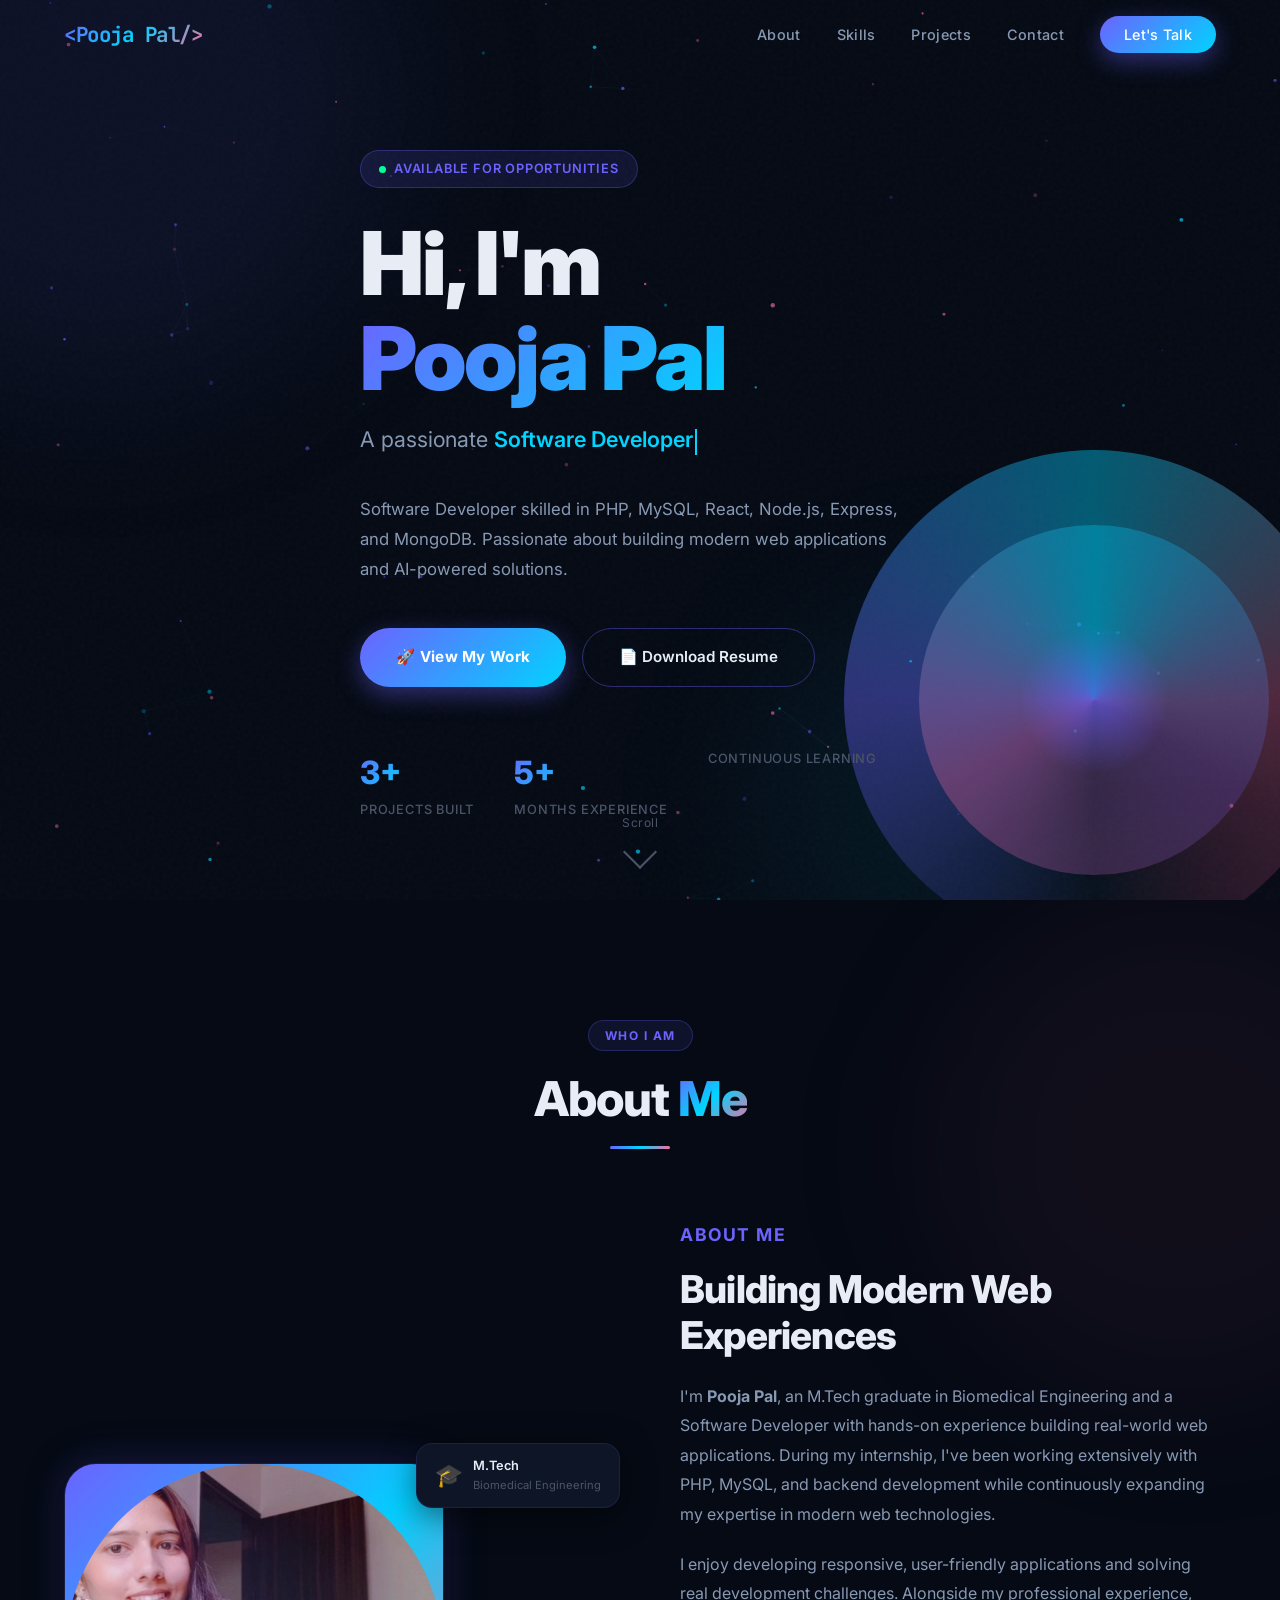
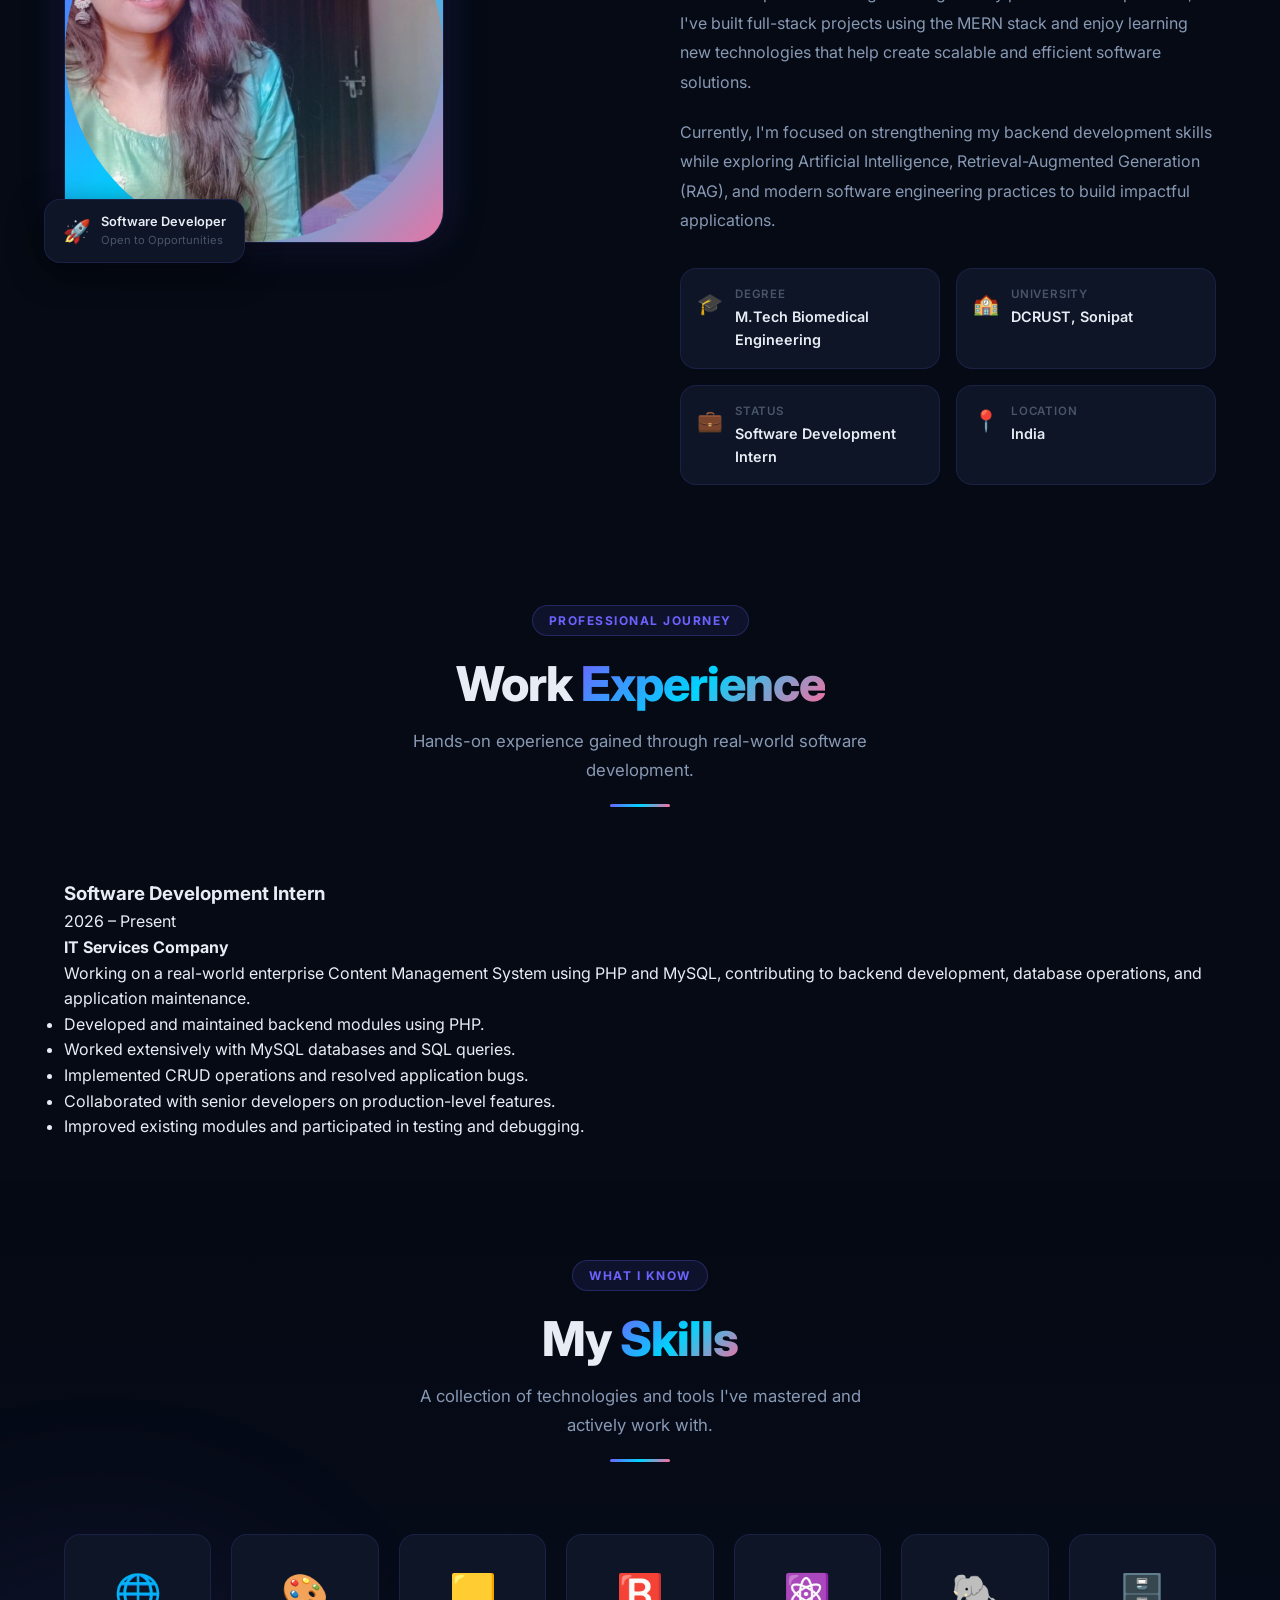
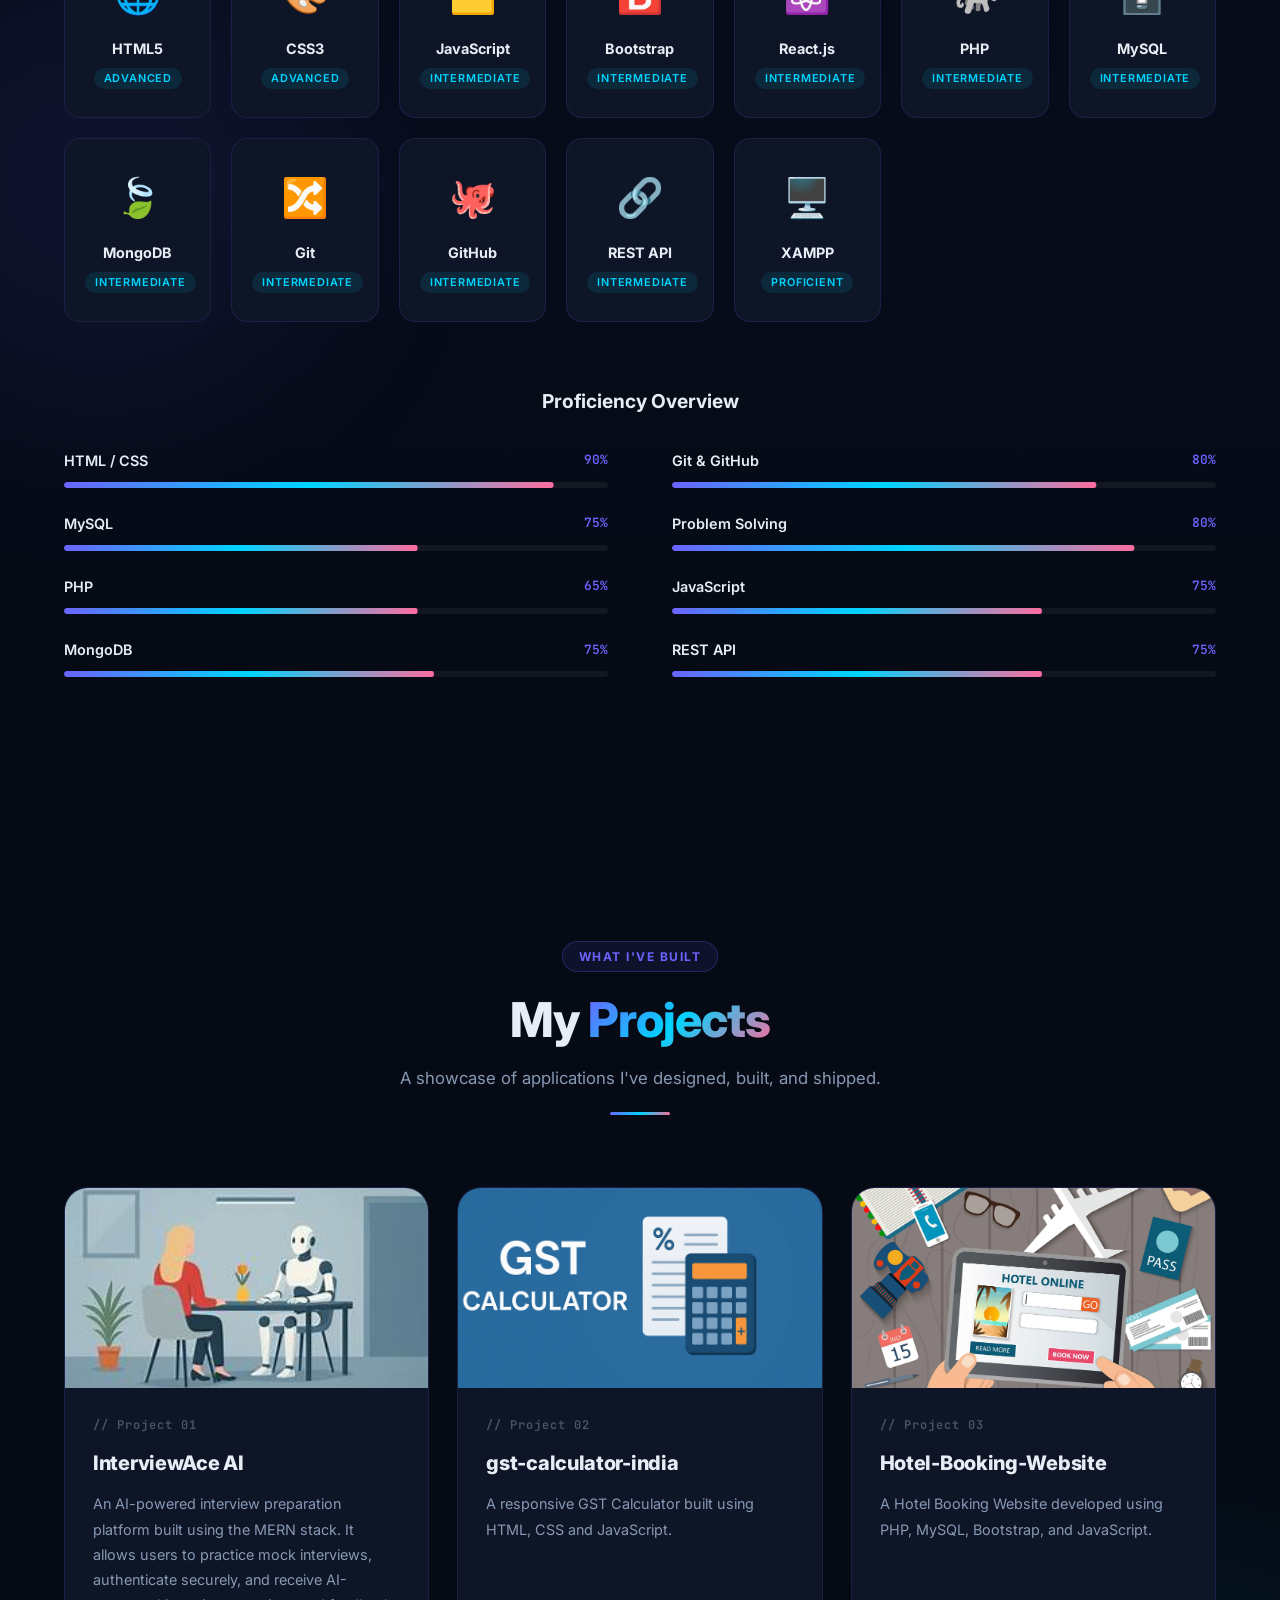
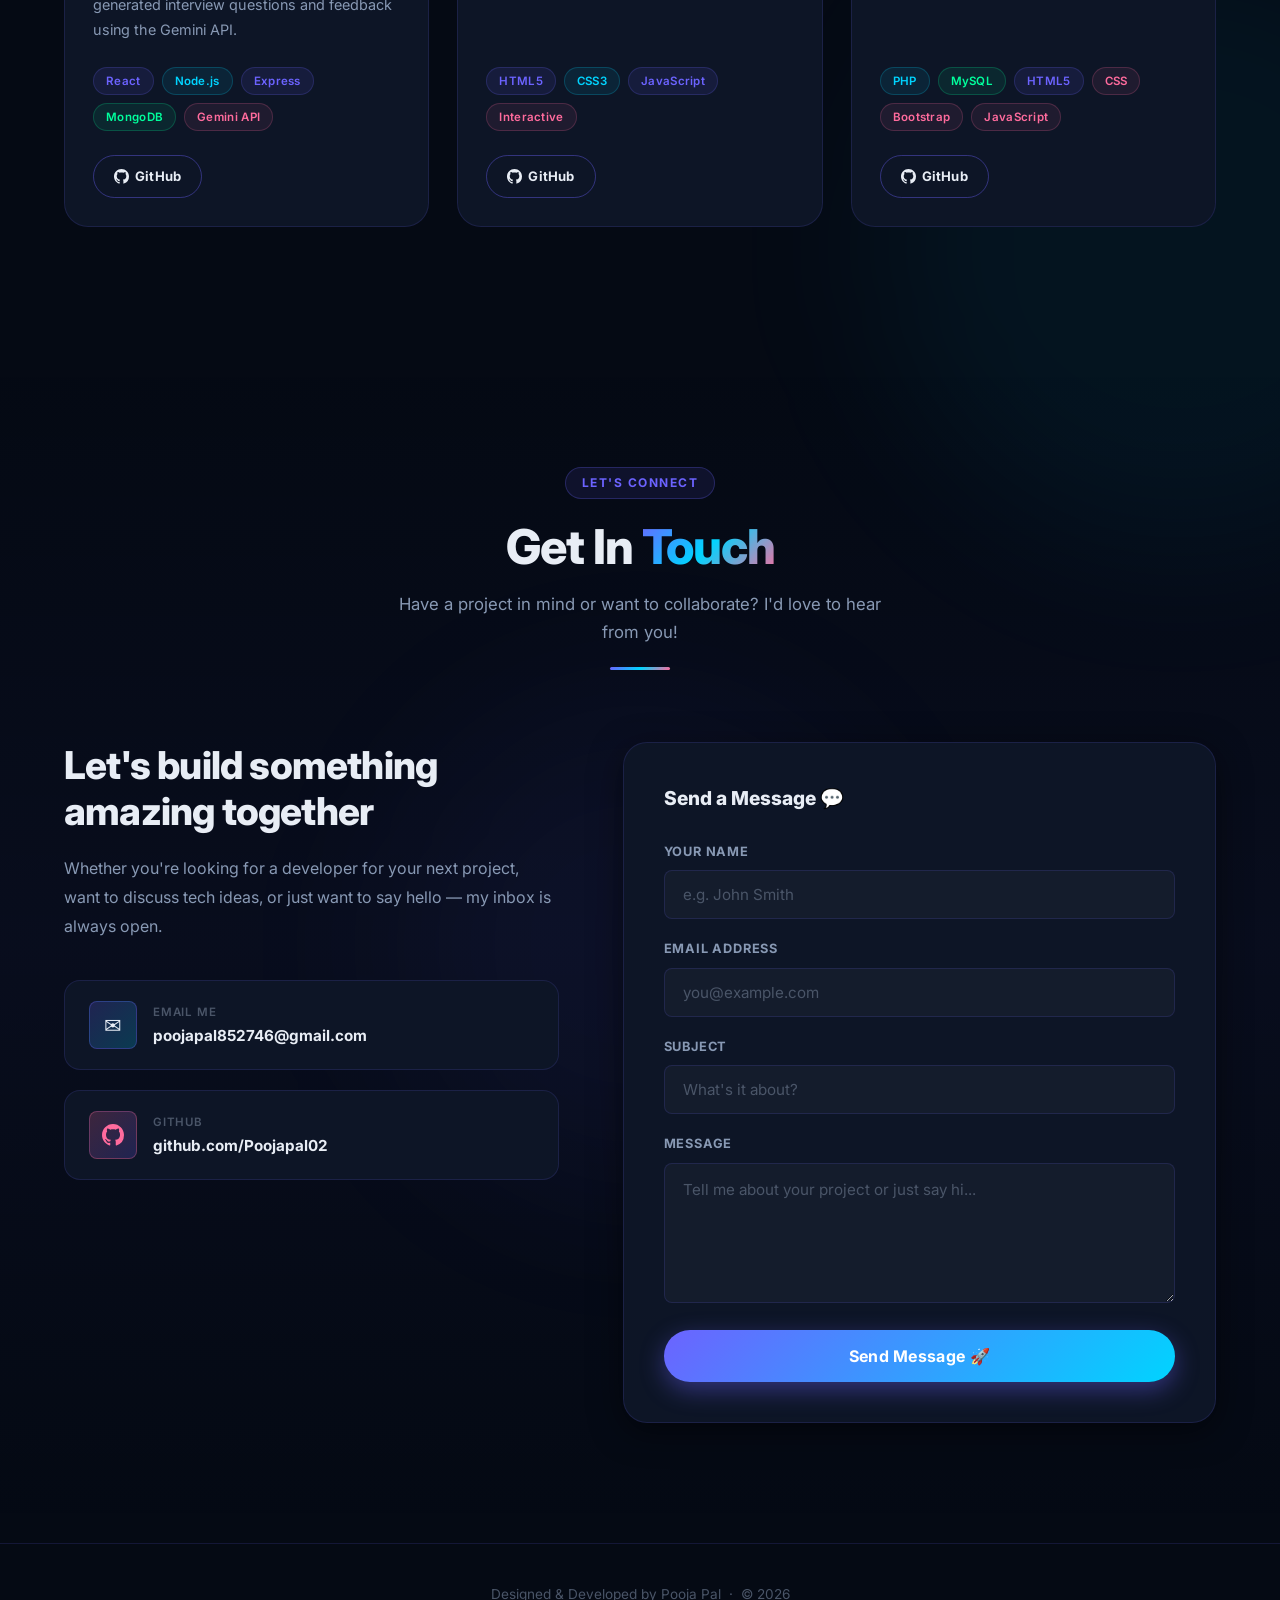
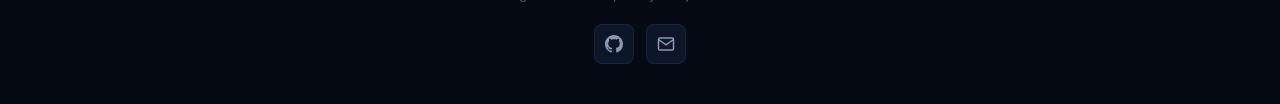
<file: index.html>
<!DOCTYPE html>
<html lang="en">
<head>
  <meta charset="UTF-8" />
  <meta name="viewport" content="width=device-width, initial-scale=1.0" />
  <title>Pooja Pal | Software Developer | PHP & MERN Stack Developer</title>

<meta name="description" content="Pooja Pal is a Software Developer with hands-on experience in PHP, MySQL, React, Node.js, Express, and MongoDB. Passionate about building scalable web applications and exploring AI-powered solutions." />

<meta name="keywords" content="Pooja Pal, Software Developer, Full Stack Developer, PHP Developer, MERN Stack Developer, React Developer, MySQL, JavaScript, Node.js, Express.js, MongoDB, AI, Portfolio" />

<meta name="author" content="Pooja Pal" />

  <!-- Open Graph -->
  <meta property="og:title" content="shalin yadav | Developer Portfolio" />
  <meta property="og:description" content="B.sc computer science student passionate about software development, AI/ML, and web development." />
  <meta property="og:type" content="website" />

  <!-- Google Fonts -->
  <link rel="preconnect" href="https://fonts.googleapis.com" />
  <link rel="preconnect" href="https://fonts.gstatic.com" crossorigin />
  <link href="https://fonts.googleapis.com/css2?family=Inter:wght@300;400;500;600;700;800;900&family=JetBrains+Mono:wght@400;500;700&display=swap" rel="stylesheet" />
  <link rel="stylesheet" href="style.css"
</head>
<body>

<!-- Canvas background -->
<canvas id="bg-canvas"></canvas>
<div class="noise-overlay"></div>

<!-- ========================
     NAVIGATION
======================== -->
<nav id="navbar">
  <div class="nav-inner">
    <a href="#hero" class="nav-logo" id="nav-logo">&lt;Pooja Pal/&gt;</a>
    <ul class="nav-links" id="nav-links">
      <li><a href="#about">About</a></li>
      <li><a href="#skills">Skills</a></li>
      <li><a href="#projects">Projects</a></li>
      <li><a href="#contact">Contact</a></li>
      <li><a href="#contact" class="nav-cta" id="nav-cta-btn">Let's Talk</a></li>
    </ul>
    <button class="hamburger" id="hamburger" aria-label="Open navigation menu">
      <span></span><span></span><span></span>
    </button>
  </div>
</nav>

<!-- Mobile Menu -->
<div class="mobile-menu" id="mobile-menu">
  <a href="#about" class="mobile-link">About</a>
  <a href="#skills" class="mobile-link">Skills</a>
  <a href="#projects" class="mobile-link">Projects</a>
  <a href="#contact" class="mobile-link">Contact</a>
</div>

<!-- ========================
     HERO SECTION
======================== -->
<section id="hero">
  <div class="glow-blob" style="width:600px;height:600px;top:-200px;left:-200px;background:rgba(108,99,255,0.08);"></div>
  <div class="glow-blob" style="width:400px;height:400px;bottom:-100px;right:10%;background:rgba(0,212,255,0.06);"></div>

  <div class="container">
    <div class="hero-content">
      <div class="hero-badge">
        <span class="dot"></span>
        Available for Opportunities
      </div>

      <h1 class="hero-title">
        Hi, I'm<br />
        <span class="name-highlight">Pooja Pal</span>
      </h1>

      <p class="hero-roles">
        A passionate <span class="typed-text" id="typed"></span><span class="cursor"></span>
      </p>

      <p class="hero-desc">
        Software Developer skilled in PHP, MySQL, React, Node.js, Express, and MongoDB. Passionate about building modern web applications and AI-powered solutions.
      </p>

      <div class="hero-actions reveal reveal-delay-4">
          <a href="#projects" class="btn btn-primary">
              🚀 View My Work
          </a>
          <a href="assets/resume/Pooja_Pal_Resume.pdf"
            class="btn btn-secondary"
            target="_blank">
              📄 Download Resume
          </a>
      </div>

      <div class="hero-stats">
        <div class="stat-item">
          <div class="stat-num">3+</div>
          <div class="stat-label">Projects Built</div>
        </div>
        <div class="stat-item">
          <div class="stat-num">5+</div>
          <div class="stat-label">Months Experience</div>
        </div>
        <div class="stat-item">
          <div class="stat-num"></div>
          <div class="stat-label">Continuous Learning</div>
        </div>
        
      </div>
    </div>

    <div class="hero-visual" aria-hidden="true">
      <div class="hero-orb"></div>
    </div>
  </div>

  <div class="scroll-indicator">
    <span>Scroll</span>
    <div class="arrow-down"></div>
  </div>
</section>

<!-- ========================
     ABOUT SECTION
======================== -->
<section id="about">
  <div class="glow-blob" style="width:500px;height:500px;top:0;right:-150px;background:rgba(255,107,157,0.05);"></div>
  <div class="container">
    <div class="section-header reveal">
      <div class="section-tag">Who I Am</div>
      <h2 class="section-title">About <span class="gradient-text">Me</span></h2>
      <div class="divider"></div>
    </div>

    <div class="about-grid">
      <div class="about-image-wrapper reveal">
        <div class="about-avatar">
    <div class="about-avatar-bg"></div>
    <img src="assets/images/pooja.jpeg" alt="Pooja Pal" class="profile-image">
</div>
        <div class="floating-badge badge-1">
          <div class="badge-icon">&#127891;</div>
          <div>
            <div class="badge-text">M.Tech</div>
            <div class="badge-sub">Biomedical Engineering</div>
          </div>
        </div>
        <div class="floating-badge badge-2">
          <div class="badge-icon">&#128640;</div>
          <div>
            <div class="badge-text">Software Developer</div>
            <div class="badge-sub">Open to Opportunities</div>
          </div>
        </div>
      </div>

      <div class="about-content reveal reveal-delay-2">
        <h3>About Me</h3>
        <h2 class="about-heading">
        Building Modern <span class="gradient-text">Web Experiences</span>
        </h2>
        <p>
        I'm <strong>Pooja Pal</strong>, an M.Tech graduate in Biomedical Engineering and a Software Developer with hands-on experience building real-world web applications. During my internship, I've been working extensively with PHP, MySQL, and backend development while continuously expanding my expertise in modern web technologies.
        </p>
       <p>
        I enjoy developing responsive, user-friendly applications and solving real development challenges. Alongside my professional experience, I've built full-stack projects using the MERN stack and enjoy learning new technologies that help create scalable and efficient software solutions.
        </p>
        <p>
        Currently, I'm focused on strengthening my backend development skills while exploring Artificial Intelligence, Retrieval-Augmented Generation (RAG), and modern software engineering practices to build impactful applications.
        </p>
        <div class="about-info-grid">
          <div class="info-item">
            <div class="info-icon">&#127891;</div>
            <div>
              <div class="info-label">Degree</div>
              <div class="info-value">M.Tech Biomedical Engineering</div>
            </div>
          </div>
          <div class="info-item">
            <div class="info-icon">&#127979;</div>
            <div>
              <div class="info-label">University</div>
              <div class="info-value">DCRUST, Sonipat</div>
            </div>
          </div>
          <div class="info-item">
            <div class="info-icon">&#128188;</div>
            <div>
              <div class="info-label">Status</div>
              <div class="info-value">Software Development Intern</div>
            </div>
          </div>
          <div class="info-item">
            <div class="info-icon">&#128205;</div>
            <div>
              <div class="info-label">Location</div>
              <div class="info-value">India</div>
            </div>
          </div>
        </div>
      </div>
    </div>
  </div>
</section>

<!-- ========================
     EXPERIENCE SECTION
======================== -->
<section id="experience">
  <div class="container">
    <div class="section-header reveal">
      <div class="section-tag">Professional Journey</div>
      <h2 class="section-title">Work <span class="gradient-text">Experience</span></h2>
      <p class="section-subtitle">
        Hands-on experience gained through real-world software development.
      </p>
      <div class="divider"></div>
    </div>

    <div class="experience-card reveal">
      <div class="experience-header">
        <h3>Software Development Intern</h3>
        <span class="experience-duration">2026 – Present</span>
      </div>

      <h4>IT Services Company</h4>

      <p>
        Working on a real-world enterprise Content Management System using PHP and MySQL, contributing to backend development, database operations, and application maintenance.
      </p>

      <ul class="experience-list">
        <li>Developed and maintained backend modules using PHP.</li>
        <li>Worked extensively with MySQL databases and SQL queries.</li>
        <li>Implemented CRUD operations and resolved application bugs.</li>
        <li>Collaborated with senior developers on production-level features.</li>
        <li>Improved existing modules and participated in testing and debugging.</li>
      </ul>
    </div>
  </div>
</section>

<!-- ========================
     SKILLS SECTION
======================== -->
<section id="skills">
  <div class="glow-blob" style="width:500px;height:500px;top:50%;left:-150px;transform:translateY(-50%);background:rgba(108,99,255,0.07);"></div>
  <div class="container">
    <div class="section-header reveal">
      <div class="section-tag">What I Know</div>
      <h2 class="section-title">My <span class="gradient-text">Skills</span></h2>
      <p class="section-subtitle">A collection of technologies and tools I've mastered and actively work with.</p>
      <div class="divider"></div>
    </div>

    <div class="skills-grid">

  <!-- HTML -->
  <div class="skill-card reveal reveal-delay-1" tabindex="0">
      <span class="skill-icon">🌐</span>
      <div class="skill-name">HTML5</div>
      <span class="skill-level">Advanced</span>
  </div>

  <!-- CSS -->
  <div class="skill-card reveal reveal-delay-2" tabindex="0">
    <span class="skill-icon">🎨</span>
    <div class="skill-name">CSS3</div>
    <span class="skill-level">Advanced</span>
  </div>

  <!-- JavaScript -->
  <div class="skill-card reveal reveal-delay-3" tabindex="0">
    <span class="skill-icon">🟨</span>
    <div class="skill-name">JavaScript</div>
    <span class="skill-level">Intermediate</span>
  </div>

  <!-- Bootstrap -->
  <div class="skill-card reveal reveal-delay-4" tabindex="0">
    <span class="skill-icon">🅱️</span>
    <div class="skill-name">Bootstrap</div>
    <span class="skill-level">Intermediate</span>
  </div>

  <!-- React -->
  <div class="skill-card reveal reveal-delay-5" tabindex="0">
    <span class="skill-icon">⚛️</span>
    <div class="skill-name">React.js</div>
    <span class="skill-level">Intermediate</span>
  </div>

  <!-- PHP -->
  <div class="skill-card reveal reveal-delay-6" tabindex="0">
    <span class="skill-icon">🐘</span>
    <div class="skill-name">PHP</div>
    <span class="skill-level">Intermediate</span>
  </div>

  <!-- MySQL -->
  <div class="skill-card reveal reveal-delay-7" tabindex="0">
    <span class="skill-icon">🗄️</span>
    <div class="skill-name">MySQL</div>
    <span class="skill-level">Intermediate</span>
  </div>

  <!-- MongoDB -->
  <div class="skill-card reveal reveal-delay-8" tabindex="0">
    <span class="skill-icon">🍃</span>
    <div class="skill-name">MongoDB</div>
    <span class="skill-level">Intermediate</span>
  </div>

  <!-- Git -->
  <div class="skill-card reveal reveal-delay-9" tabindex="0">
    <span class="skill-icon">🔀</span>
    <div class="skill-name">Git</div>
    <span class="skill-level">Intermediate</span>
  </div>

  <!-- GitHub -->
  <div class="skill-card reveal reveal-delay-10" tabindex="0">
    <span class="skill-icon">🐙</span>
    <div class="skill-name">GitHub</div>
    <span class="skill-level">Intermediate</span>
  </div>

  <!-- REST API -->
  <div class="skill-card reveal reveal-delay-11" tabindex="0">
    <span class="skill-icon">🔗</span>
    <div class="skill-name">REST API</div>
    <span class="skill-level">Intermediate</span>
  </div>

  <!-- XAMPP -->
  <div class="skill-card reveal reveal-delay-12" tabindex="0">
    <span class="skill-icon">🖥️</span>
    <div class="skill-name">XAMPP</div>
    <span class="skill-level">Proficient</span>
  </div>

</div>

    <div class="skills-bars-section reveal">
      <h3 class="skills-bars-title">Proficiency Overview</h3>
      <div class="skill-bars-grid">
        <div>
          <div class="skill-bar-item">
            <div class="skill-bar-header">
              <span class="skill-bar-name">HTML / CSS</span>
              <span class="skill-bar-pct">90%</span>
            </div>
            <div class="skill-bar-track">
              <div class="skill-bar-fill" data-width="0.90"></div>
            </div>
          </div>
          <div class="skill-bar-item">
            <div class="skill-bar-header">
              <span class="skill-bar-name">MySQL</span>
              <span class="skill-bar-pct">75%</span>
            </div>
            <div class="skill-bar-track">
              <div class="skill-bar-fill" data-width="0.65"></div>
            </div>
          </div>
                    <div class="skill-bar-item">
            <div class="skill-bar-header">
              <span class="skill-bar-name">PHP</span>
              <span class="skill-bar-pct">65%</span>
            </div>
            <div class="skill-bar-track">
              <div class="skill-bar-fill" data-width="0.65"></div>
            </div>
          </div>
            <div class="skill-bar-item">
            <div class="skill-bar-header">
              <span class="skill-bar-name">MongoDB</span>
              <span class="skill-bar-pct">75%</span>
            </div>
            <div class="skill-bar-track">
              <div class="skill-bar-fill" data-width="0.68"></div>
            </div>
          </div>
        </div>
        <div>
          <div class="skill-bar-item">
            <div class="skill-bar-header">
              <span class="skill-bar-name">Git &amp; GitHub</span>
              <span class="skill-bar-pct">80%</span>
            </div>
            <div class="skill-bar-track">
              <div class="skill-bar-fill" data-width="0.78"></div>
            </div>
          </div>
          <div class="skill-bar-item">
            <div class="skill-bar-header">
              <span class="skill-bar-name">Problem Solving</span>
              <span class="skill-bar-pct">80%</span>
            </div>
            <div class="skill-bar-track">
              <div class="skill-bar-fill" data-width="0.85"></div>
            </div>
          </div>
          <div class="skill-bar-item">
            <div class="skill-bar-header">
              <span class="skill-bar-name">JavaScript</span>
              <span class="skill-bar-pct">75%</span>
            </div>
            <div class="skill-bar-track">
              <div class="skill-bar-fill" data-width="0.68"></div>
            </div>
          </div>
           <div class="skill-bar-item">
            <div class="skill-bar-header">
              <span class="skill-bar-name">REST API </span>
              <span class="skill-bar-pct">75%</span>
            </div>
            <div class="skill-bar-track">
              <div class="skill-bar-fill" data-width="0.68"></div>
            </div>
          </div>
         
        </div>
      </div>
    </div>
  </div>
</section>

<!-- ========================
     PROJECTS SECTION
======================== -->
<section id="projects">
  <div class="glow-blob" style="width:600px;height:600px;bottom:-200px;right:-200px;background:rgba(0,212,255,0.05);"></div>
  <div class="container">
    <div class="section-header reveal">
      <div class="section-tag">What I've Built</div>
      <h2 class="section-title">My <span class="gradient-text">Projects</span></h2>
      <p class="section-subtitle">A showcase of applications I've designed, built, and shipped.</p>
      <div class="divider"></div>
    </div>

    <div class="projects-grid">

      <!-- Project 1: InterviewAce AI -->
      <article class="project-card reveal reveal-delay-1" id="project-interviewAce-AI">
        <div class="project-thumbnail">
          <img src="assets/images/interviewace-ai.jpg"
            alt="InterviewAce AI"
           class="project-image">
        </div>
        <div class="project-body">
          <div class="project-number">// Project 01</div>
          <h3 class="project-title">InterviewAce AI</h3>
          <p class="project-desc">
            An AI-powered interview preparation platform built using the MERN stack. It allows users to practice mock interviews, authenticate securely, and receive AI-generated interview questions and feedback using the Gemini API.
          </p>
          <div class="project-tags">
            <span class="tag">React</span>
            <span class="tag cyan">Node.js</span>
            <span class="tag">Express</span>
            <span class="tag green">MongoDB</span>
            <span class="tag pink">Gemini API</span>
          </div>
          <div class="project-links">
            <a href="https://github.com/Poojapal02/interviewace-ai.git" target="_blank" rel="noopener noreferrer" class="project-link secondary" id="interviewace-ai">
              <svg width="15" height="15" viewBox="0 0 24 24" fill="currentColor"><path d="M12 0C5.37 0 0 5.37 0 12c0 5.31 3.435 9.795 8.205 11.385.6.105.825-.255.825-.57 0-.285-.015-1.23-.015-2.235-3.015.555-3.795-.735-4.035-1.41-.135-.345-.72-1.41-1.23-1.695-.42-.225-1.02-.78-.015-.795.945-.015 1.62.87 1.845 1.23 1.08 1.815 2.805 1.305 3.495.99.105-.78.42-1.305.765-1.605-2.67-.3-5.46-1.335-5.46-5.925 0-1.305.465-2.385 1.23-3.225-.12-.3-.54-1.53.12-3.18 0 0 1.005-.315 3.3 1.23.96-.27 1.98-.405 3-.405s2.04.135 3 .405c2.295-1.56 3.3-1.23 3.3-1.23.66 1.65.24 2.88.12 3.18.765.84 1.23 1.905 1.23 3.225 0 4.605-2.805 5.625-5.475 5.925.435.375.81 1.095.81 2.22 0 1.605-.015 2.895-.015 3.3 0 .315.225.69.825.57A12.02 12.02 0 0 0 24 12c0-6.63-5.37-12-12-12z"/></svg>
              GitHub
            </a>
          </div>
        </div>
      </article>

      <!-- Project 2: gst-calculator-india -->
      <article class="project-card reveal reveal-delay-2" id="project-calculator">
        <div class="project-thumbnail">
          <img src="assets/images/gst-calculator.png"
           alt="InterviewAce AI"
           class="project-image">
        </div>
        <div class="project-body">
          <div class="project-number">// Project 02</div>
          <h3 class="project-title">gst-calculator-india</h3>
          <p class="project-desc">
            A responsive GST Calculator built using HTML, CSS and JavaScript.
          </p>
          <div class="project-tags">
            <span class="tag">HTML5</span>
            <span class="tag cyan">CSS3</span>
            <span class="tag">JavaScript</span>
            <span class="tag pink">Interactive</span>
          </div>
          <div class="project-links">
            <a href="https://github.com/Poojapal02/gst-calculator-india.git" target="_blank" rel="noopener noreferrer" class="project-link secondary" id="calculator-github-link">
              <svg width="15" height="15" viewBox="0 0 24 24" fill="currentColor"><path d="M12 0C5.37 0 0 5.37 0 12c0 5.31 3.435 9.795 8.205 11.385.6.105.825-.255.825-.57 0-.285-.015-1.23-.015-2.235-3.015.555-3.795-.735-4.035-1.41-.135-.345-.72-1.41-1.23-1.695-.42-.225-1.02-.78-.015-.795.945-.015 1.62.87 1.845 1.23 1.08 1.815 2.805 1.305 3.495.99.105-.78.42-1.305.765-1.605-2.67-.3-5.46-1.335-5.46-5.925 0-1.305.465-2.385 1.23-3.225-.12-.3-.54-1.53.12-3.18 0 0 1.005-.315 3.3 1.23.96-.27 1.98-.405 3-.405s2.04.135 3 .405c2.295-1.56 3.3-1.23 3.3-1.23.66 1.65.24 2.88.12 3.18.765.84 1.23 1.905 1.23 3.225 0 4.605-2.805 5.625-5.475 5.925.435.375.81 1.095.81 2.22 0 1.605-.015 2.895-.015 3.3 0 .315.225.69.825.57A12.02 12.02 0 0 0 24 12c0-6.63-5.37-12-12-12z"/></svg>
              GitHub
            </a>
          </div>
        </div>
      </article>

      <!-- Project 3: Hotel-Booking-Website -->
      <article class="project-card reveal reveal-delay-3" id="project-spam">
        <div class="project-thumbnail">
          <img src="assets/images/hotel-booking.jpg"
            alt="InterviewAce AI"
            class="project-image">
        </div>
        <div class="project-body">
          <div class="project-number">// Project 03</div>
          <h3 class="project-title">Hotel-Booking-Website</h3>
          <p class="project-desc">
            A Hotel Booking Website developed using PHP, MySQL, Bootstrap, and JavaScript.
          </p>
          <div class="project-tags">
            <span class="tag cyan">PHP</span>
            <span class="tag green">MySQL</span>
            <span class="tag">HTML5</span>
            <span class="tag pink">CSS</span>
            <span class="tag pink">Bootstrap</span>
            <span class="tag pink">JavaScript</span>
          </div>
          <div class="project-links">
            <a href="https://github.com/Poojapal02/Hotel-Booking-Website.git" target="_blank" rel="noopener noreferrer" class="project-link secondary" id="spam-github-link">
              <svg width="15" height="15" viewBox="0 0 24 24" fill="currentColor"><path d="M12 0C5.37 0 0 5.37 0 12c0 5.31 3.435 9.795 8.205 11.385.6.105.825-.255.825-.57 0-.285-.015-1.23-.015-2.235-3.015.555-3.795-.735-4.035-1.41-.135-.345-.72-1.41-1.23-1.695-.42-.225-1.02-.78-.015-.795.945-.015 1.62.87 1.845 1.23 1.08 1.815 2.805 1.305 3.495.99.105-.78.42-1.305.765-1.605-2.67-.3-5.46-1.335-5.46-5.925 0-1.305.465-2.385 1.23-3.225-.12-.3-.54-1.53.12-3.18 0 0 1.005-.315 3.3 1.23.96-.27 1.98-.405 3-.405s2.04.135 3 .405c2.295-1.56 3.3-1.23 3.3-1.23.66 1.65.24 2.88.12 3.18.765.84 1.23 1.905 1.23 3.225 0 4.605-2.805 5.625-5.475 5.925.435.375.81 1.095.81 2.22 0 1.605-.015 2.895-.015 3.3 0 .315.225.69.825.57A12.02 12.02 0 0 0 24 12c0-6.63-5.37-12-12-12z"/></svg>
              GitHub
            </a>
          </div>
        </div>
      </article>

    </div>
  </div>
</section>

<!-- ========================
     CONTACT SECTION
======================== -->
<section id="contact">
  <div class="glow-blob" style="width:500px;height:500px;top:50%;left:50%;transform:translate(-50%,-50%);background:rgba(108,99,255,0.05);"></div>
  <div class="container">
    <div class="section-header reveal">
      <div class="section-tag">Let's Connect</div>
      <h2 class="section-title">Get In <span class="gradient-text">Touch</span></h2>
      <p class="section-subtitle">Have a project in mind or want to collaborate? I'd love to hear from you!</p>
      <div class="divider"></div>
    </div>

    <div class="contact-wrapper">
      <div class="contact-info reveal">
        <h3>Let's build something <span class="gradient-text">amazing</span> together</h3>
        <p>
          Whether you're looking for a developer for your next project, want to discuss tech ideas, or just want to say hello — my inbox is always open.
        </p>
        <div class="contact-methods">
          <a href="mailto:poojapal852746@gmail.com" class="contact-method" id="email-contact-link">
            <div class="contact-method-icon email-icon">&#9993;</div>
            <div>
              <div class="contact-method-label">Email Me</div>
              <div class="contact-method-value">poojapal852746@gmail.com</div>
            </div>
          </a>
          <a href="https://github.com/Poojapal02" target="_blank" rel="noopener noreferrer" class="contact-method" id="github-contact-link">
            <div class="contact-method-icon github-icon">
              <svg width="22" height="22" viewBox="0 0 24 24" fill="currentColor" style="color: var(--accent-tertiary)"><path d="M12 0C5.37 0 0 5.37 0 12c0 5.31 3.435 9.795 8.205 11.385.6.105.825-.255.825-.57 0-.285-.015-1.23-.015-2.235-3.015.555-3.795-.735-4.035-1.41-.135-.345-.72-1.41-1.23-1.695-.42-.225-1.02-.78-.015-.795.945-.015 1.62.87 1.845 1.23 1.08 1.815 2.805 1.305 3.495.99.105-.78.42-1.305.765-1.605-2.67-.3-5.46-1.335-5.46-5.925 0-1.305.465-2.385 1.23-3.225-.12-.3-.54-1.53.12-3.18 0 0 1.005-.315 3.3 1.23.96-.27 1.98-.405 3-.405s2.04.135 3 .405c2.295-1.56 3.3-1.23 3.3-1.23.66 1.65.24 2.88.12 3.18.765.84 1.23 1.905 1.23 3.225 0 4.605-2.805 5.625-5.475 5.925.435.375.81 1.095.81 2.22 0 1.605-.015 2.895-.015 3.3 0 .315.225.69.825.57A12.02 12.02 0 0 0 24 12c0-6.63-5.37-12-12-12z"/></svg>
            </div>
            <div>
              <div class="contact-method-label">GitHub</div>
              <div class="contact-method-value">github.com/Poojapal02</div>
            </div>
          </a>
        </div>
      </div>

      <div class="reveal reveal-delay-2">
        <div class="contact-form-card">
          <h3 class="form-title">Send a Message &#128172;</h3>
          <form id="contact-form" novalidate>
            <div class="form-group">
              <label for="form-name" class="form-label">Your Name</label>
              <input type="text" id="form-name" class="form-input" placeholder="e.g. John Smith" autocomplete="name" required />
            </div>
            <div class="form-group">
              <label for="form-email" class="form-label">Email Address</label>
              <input type="email" id="form-email" class="form-input" placeholder="you@example.com" autocomplete="email" required />
            </div>
            <div class="form-group">
              <label for="form-subject" class="form-label">Subject</label>
              <input type="text" id="form-subject" class="form-input" placeholder="What's it about?" required />
            </div>
            <div class="form-group">
              <label for="form-message" class="form-label">Message</label>
              <textarea id="form-message" class="form-textarea" placeholder="Tell me about your project or just say hi..." required></textarea>
            </div>
            <button type="submit" class="form-submit" id="form-submit-btn">
              Send Message &#128640;
            </button>
          </form>
        </div>
      </div>
    </div>
  </div>
</section>

<!-- ========================
     FOOTER
======================== -->
<footer>
  <div class="container">
    <div class="footer-inner">
      <p class="footer-text">
        Designed &amp; Developed by Pooja Pal &nbsp;&middot;&nbsp; &copy; 2026
      </p>
      <div class="footer-socials">
        <a href="https://github.com/Poojapal02" target="_blank" rel="noopener noreferrer" class="social-btn" title="GitHub" id="footer-github-btn">
          <svg width="18" height="18" viewBox="0 0 24 24" fill="currentColor"><path d="M12 0C5.37 0 0 5.37 0 12c0 5.31 3.435 9.795 8.205 11.385.6.105.825-.255.825-.57 0-.285-.015-1.23-.015-2.235-3.015.555-3.795-.735-4.035-1.41-.135-.345-.72-1.41-1.23-1.695-.42-.225-1.02-.78-.015-.795.945-.015 1.62.87 1.845 1.23 1.08 1.815 2.805 1.305 3.495.99.105-.78.42-1.305.765-1.605-2.67-.3-5.46-1.335-5.46-5.925 0-1.305.465-2.385 1.23-3.225-.12-.3-.54-1.53.12-3.18 0 0 1.005-.315 3.3 1.23.96-.27 1.98-.405 3-.405s2.04.135 3 .405c2.295-1.56 3.3-1.23 3.3-1.23.66 1.65.24 2.88.12 3.18.765.84 1.23 1.905 1.23 3.225 0 4.605-2.805 5.625-5.475 5.925.435.375.81 1.095.81 2.22 0 1.605-.015 2.895-.015 3.3 0 .315.225.69.825.57A12.02 12.02 0 0 0 24 12c0-6.63-5.37-12-12-12z"/></svg>
        </a>
        <a href="mailto:poojapal852746@gmail.com" class="social-btn" title="Email" id="footer-email-btn">
          <svg width="18" height="18" viewBox="0 0 24 24" fill="none" stroke="currentColor" stroke-width="2"><path d="M4 4h16c1.1 0 2 .9 2 2v12c0 1.1-.9 2-2 2H4c-1.1 0-2-.9-2-2V6c0-1.1.9-2 2-2z"/><polyline points="22,6 12,13 2,6"/></svg>
        </a>
      </div>
    </div>
  </div>
</footer>

<!-- Back to Top -->
<button id="back-to-top" aria-label="Back to top">&#8593;</button>

<!-- Toast notification -->
<div class="toast" id="toast" role="status" aria-live="polite">
  <span id="toast-icon">&#9989;</span>
  <span id="toast-msg">Message sent successfully!</span>
</div>
<script src="script.js"></script>
</body>
</html>
</file>
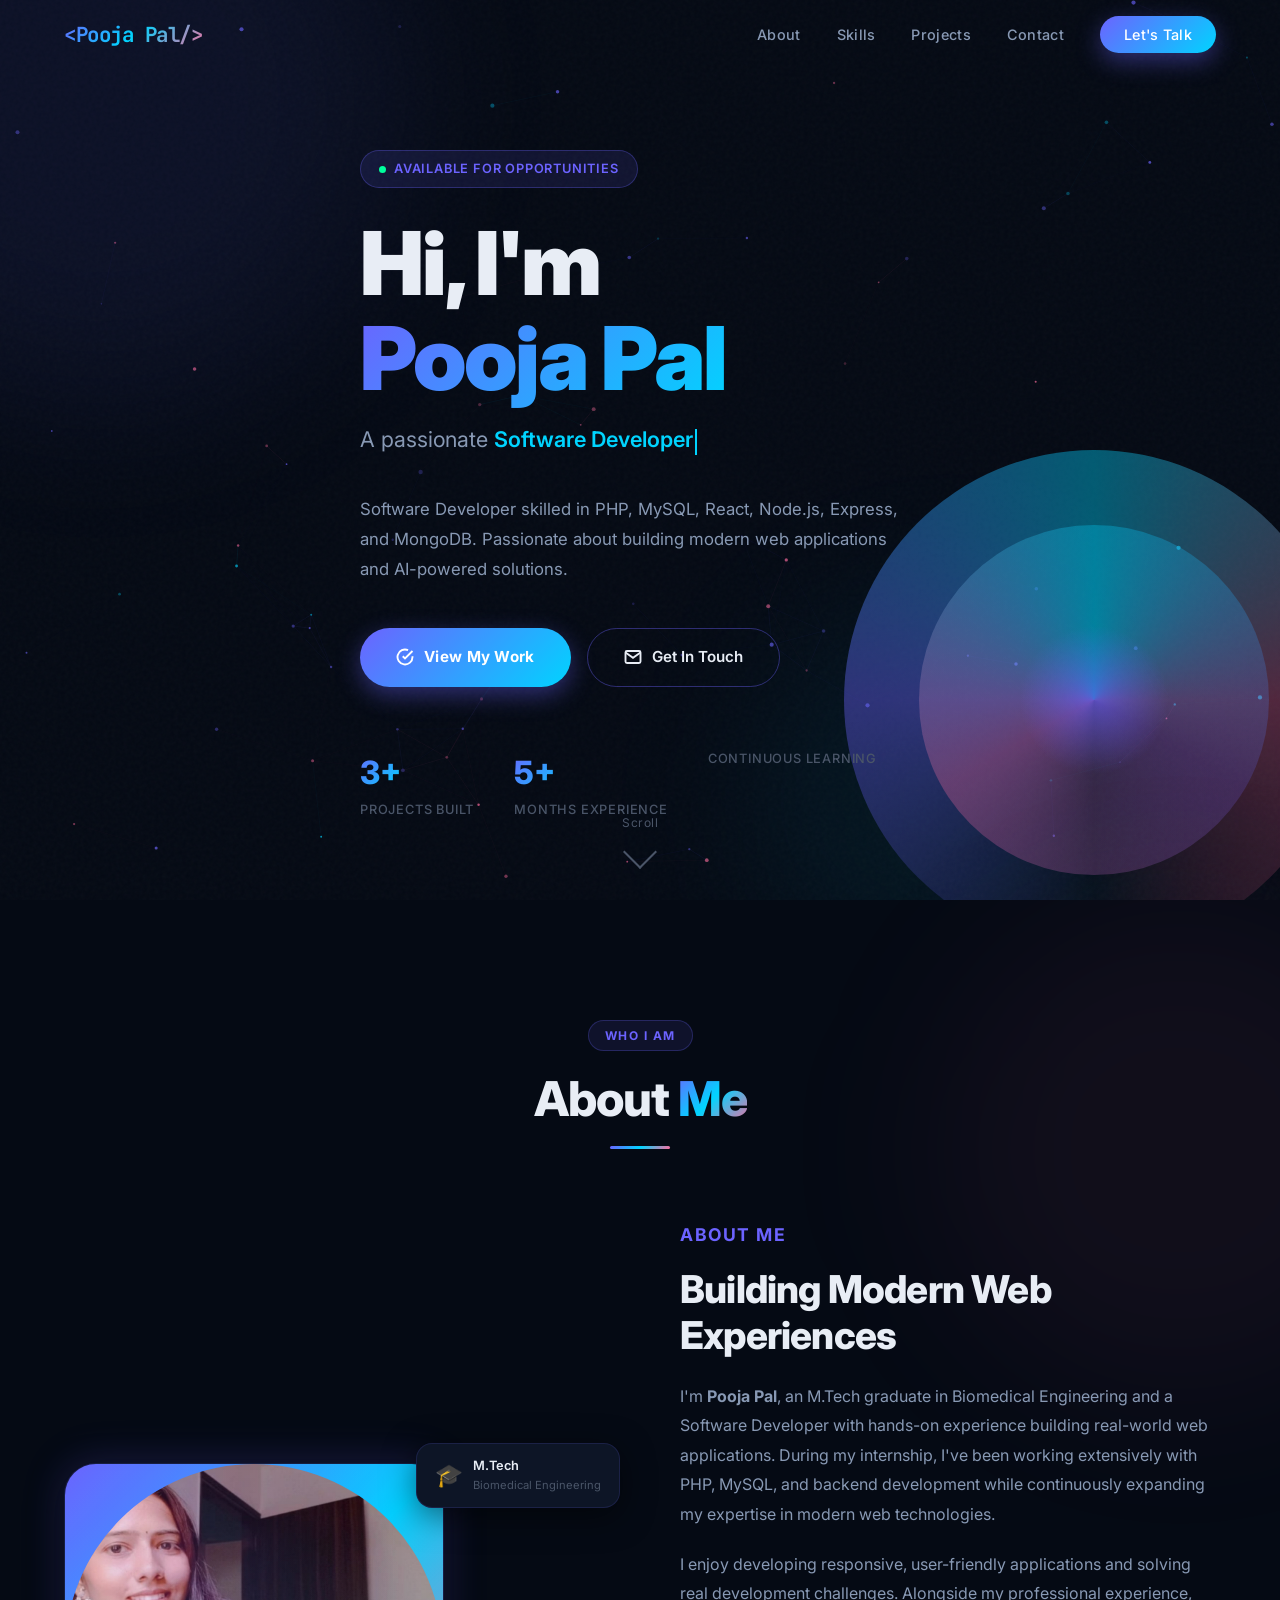
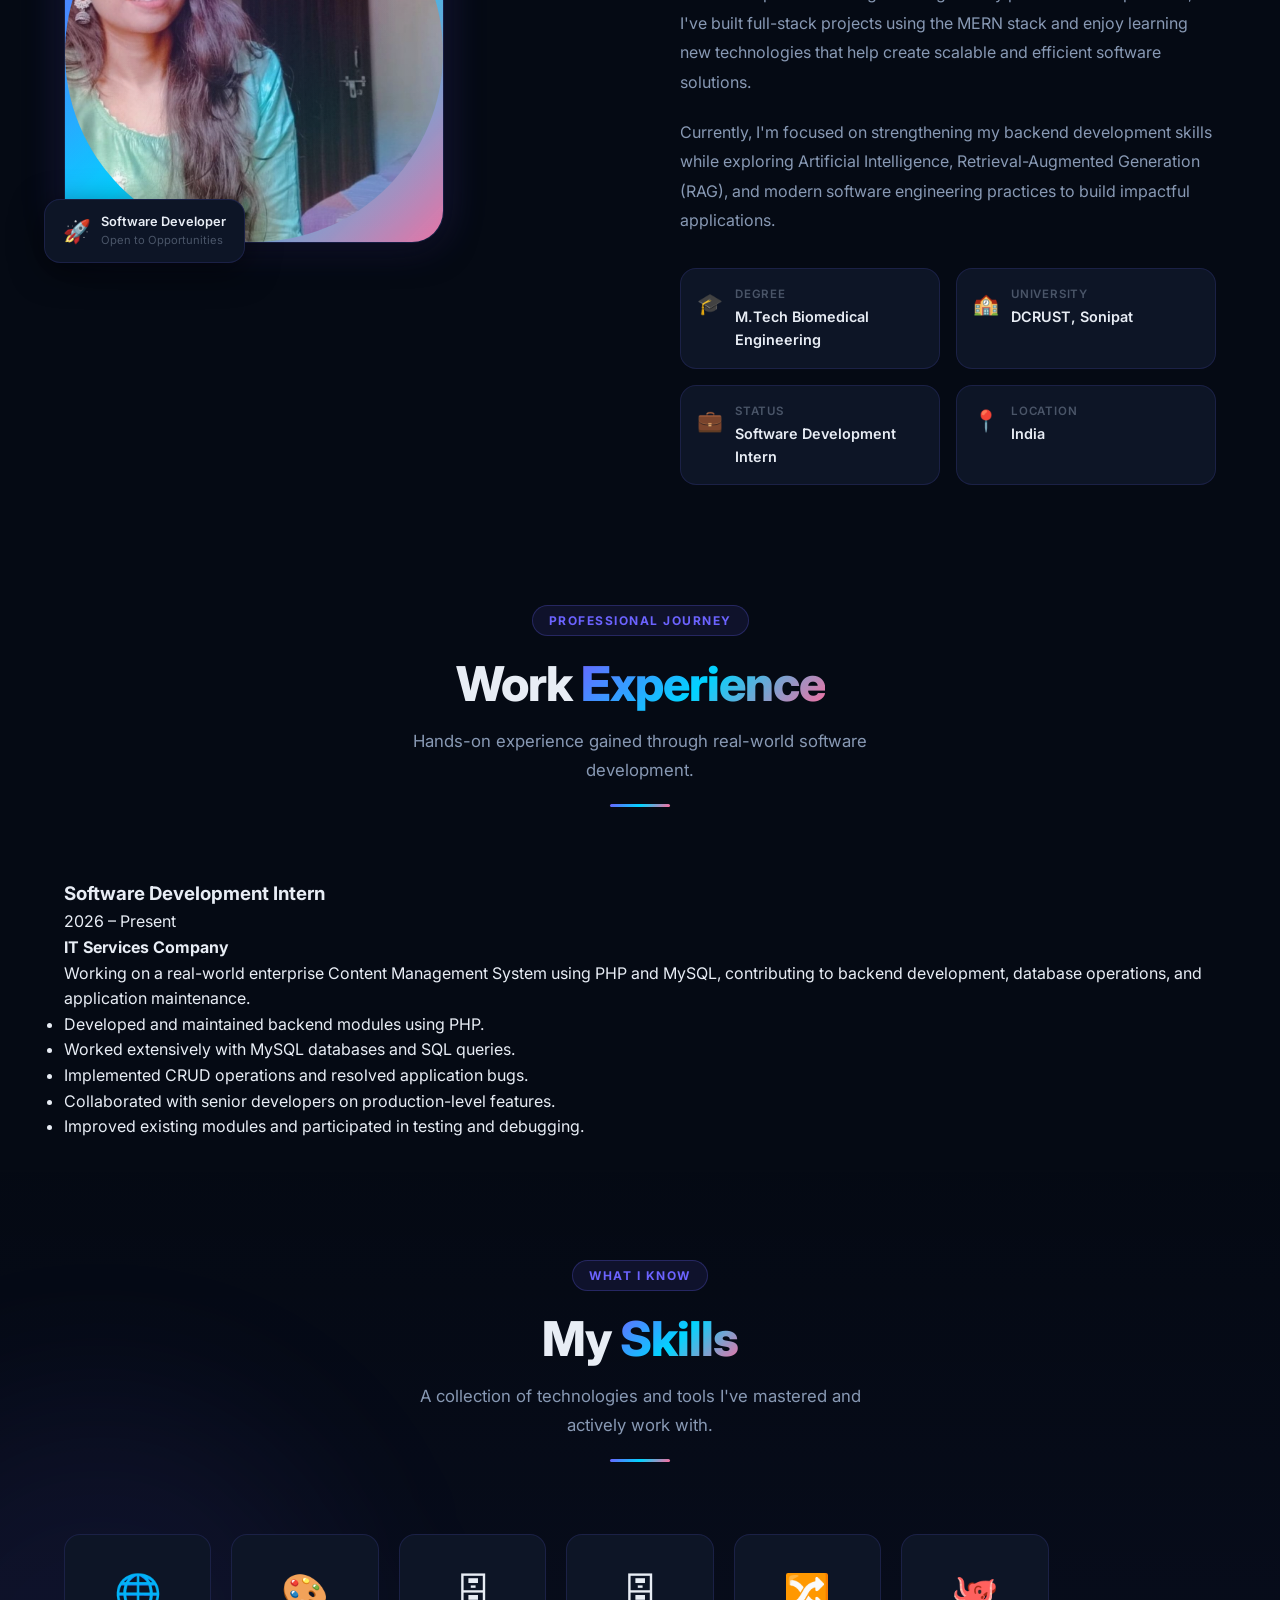
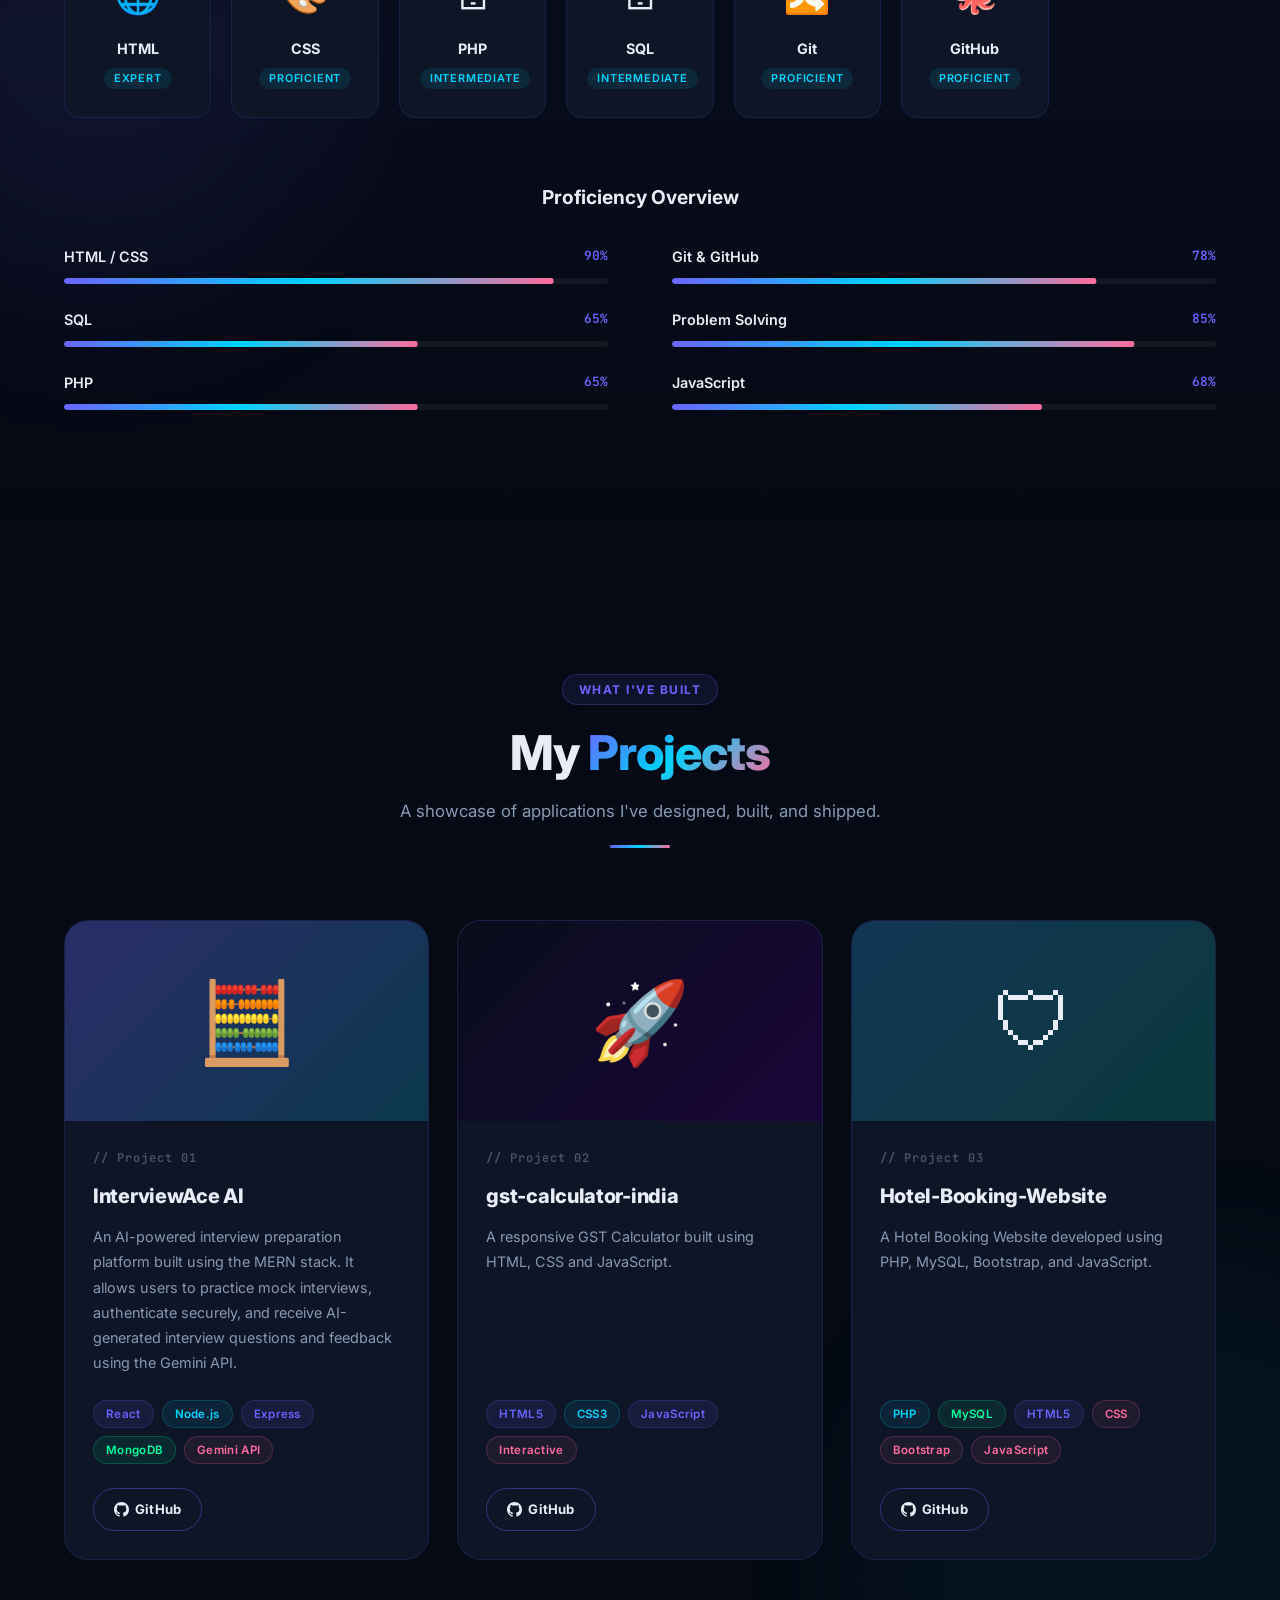
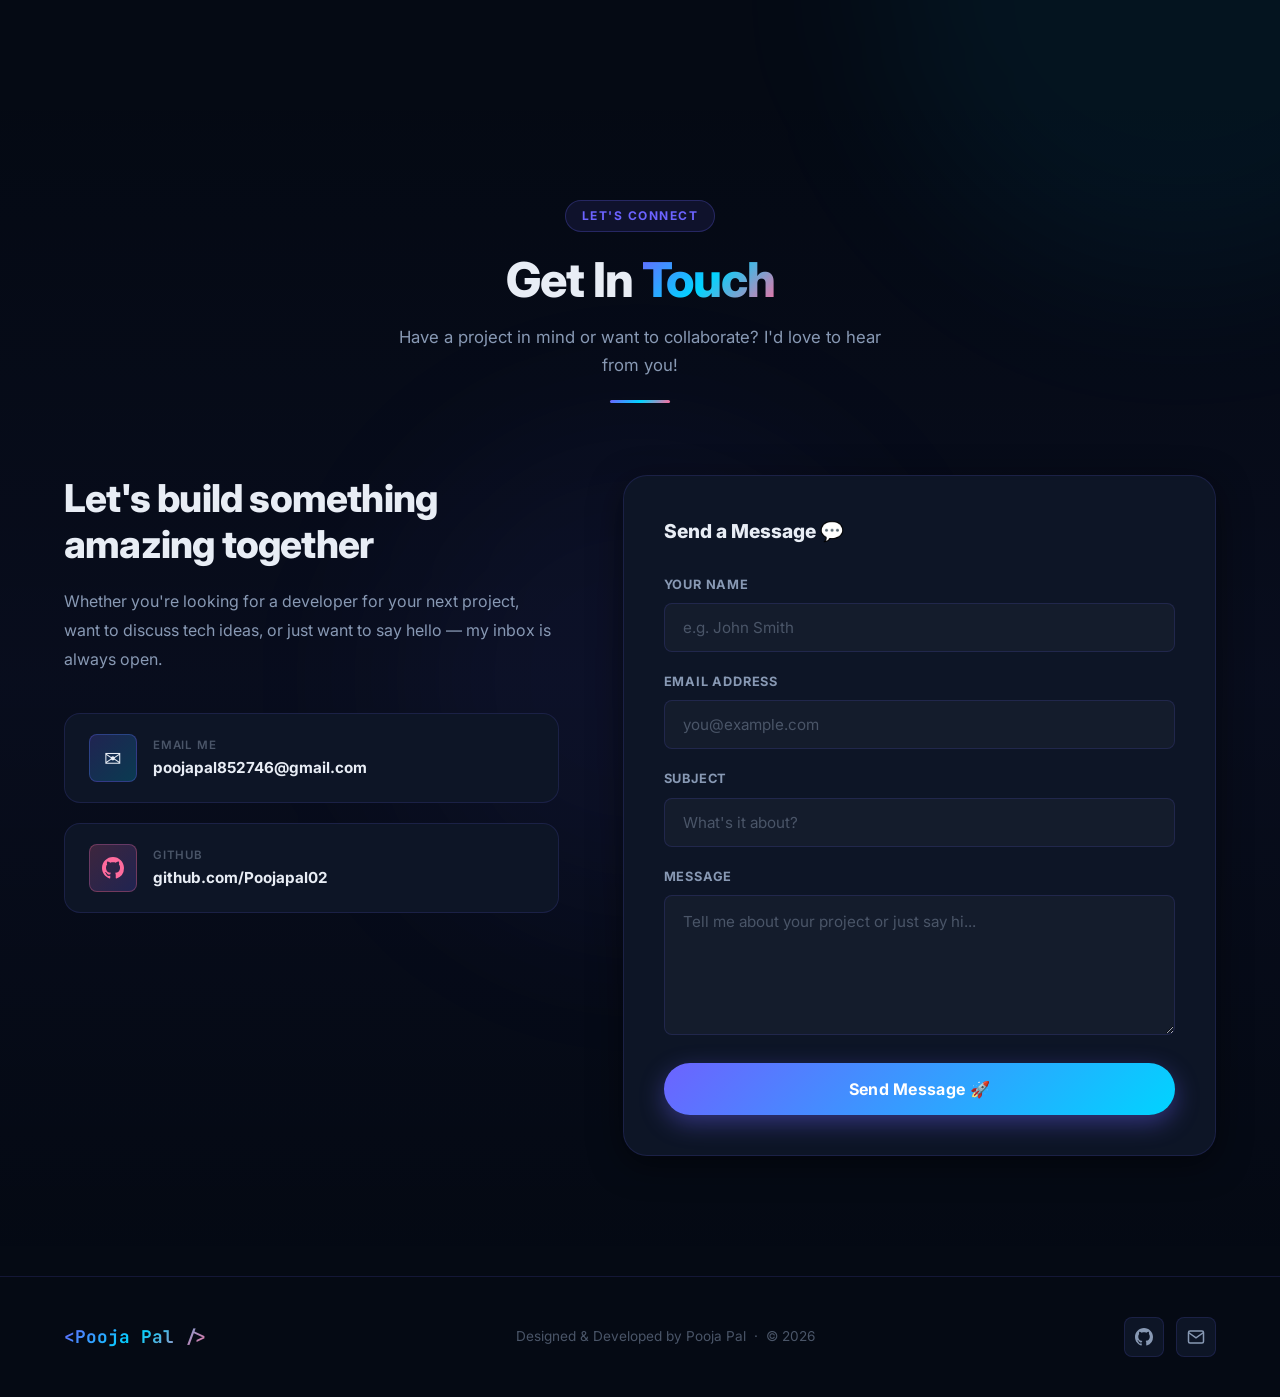
<file: portfolio.html>
<!DOCTYPE html>
<html lang="en">
<head>
  <meta charset="UTF-8" />
  <meta name="viewport" content="width=device-width, initial-scale=1.0" />
  <title>Pooja Pal | Software Developer | PHP & MERN Stack Developer</title>

<meta name="description" content="Pooja Pal is a Software Developer with hands-on experience in PHP, MySQL, React, Node.js, Express, and MongoDB. Passionate about building scalable web applications and exploring AI-powered solutions." />

<meta name="keywords" content="Pooja Pal, Software Developer, Full Stack Developer, PHP Developer, MERN Stack Developer, React Developer, MySQL, JavaScript, Node.js, Express.js, MongoDB, AI, Portfolio" />

<meta name="author" content="Pooja Pal" />

  <!-- Open Graph -->
  <meta property="og:title" content="shalin yadav | Developer Portfolio" />
  <meta property="og:description" content="B.sc computer science student passionate about software development, AI/ML, and web development." />
  <meta property="og:type" content="website" />

  <!-- Google Fonts -->
  <link rel="preconnect" href="https://fonts.googleapis.com" />
  <link rel="preconnect" href="https://fonts.gstatic.com" crossorigin />
  <link href="https://fonts.googleapis.com/css2?family=Inter:wght@300;400;500;600;700;800;900&family=JetBrains+Mono:wght@400;500;700&display=swap" rel="stylesheet" />

  <style>
    /* ===========================
       CSS CUSTOM PROPERTIES
    =========================== */
    :root {
      --bg-primary: #050a14;
      --bg-secondary: #080f1e;
      --bg-card: #0d1526;
      --bg-card-hover: #111d35;
      --bg-glass: rgba(13, 21, 38, 0.7);

      --accent-primary: #6c63ff;
      --accent-secondary: #00d4ff;
      --accent-tertiary: #ff6b9d;
      --accent-green: #00ff9d;

      --text-primary: #e8edf5;
      --text-secondary: #8899b4;
      --text-muted: #4a5568;

      --border-subtle: rgba(108, 99, 255, 0.15);
      --border-glow: rgba(108, 99, 255, 0.4);

      --gradient-hero: linear-gradient(135deg, #6c63ff 0%, #00d4ff 50%, #ff6b9d 100%);
      --gradient-card: linear-gradient(135deg, rgba(108,99,255,0.08) 0%, rgba(0,212,255,0.04) 100%);

      --shadow-card: 0 8px 32px rgba(0,0,0,0.5);
      --shadow-glow: 0 0 40px rgba(108,99,255,0.25);
      --shadow-btn: 0 8px 24px rgba(108,99,255,0.4);

      --radius-sm: 8px;
      --radius-md: 16px;
      --radius-lg: 24px;
      --radius-xl: 32px;

      --transition-fast: 0.2s ease;
      --transition-smooth: 0.4s cubic-bezier(0.4, 0, 0.2, 1);
      --transition-bounce: 0.5s cubic-bezier(0.34, 1.56, 0.64, 1);

      --nav-height: 70px;
    }

    /* ===========================
       RESET & BASE
    =========================== */
    *, *::before, *::after {
      margin: 0;
      padding: 0;
      box-sizing: border-box;
    }

    html {
      scroll-behavior: smooth;
      font-size: 16px;
    }

    body {
      font-family: 'Inter', sans-serif;
      background-color: var(--bg-primary);
      color: var(--text-primary);
      line-height: 1.6;
      overflow-x: hidden;
      -webkit-font-smoothing: antialiased;
    }

    ::selection {
      background: rgba(108, 99, 255, 0.35);
      color: #fff;
    }

    /* ===========================
       SCROLLBAR
    =========================== */
    ::-webkit-scrollbar { width: 6px; }
    ::-webkit-scrollbar-track { background: var(--bg-primary); }
    ::-webkit-scrollbar-thumb {
      background: linear-gradient(180deg, var(--accent-primary), var(--accent-secondary));
      border-radius: 3px;
    }

    /* ===========================
       CANVAS BACKGROUND
    =========================== */
    #bg-canvas {
      position: fixed;
      top: 0; left: 0;
      width: 100%; height: 100%;
      z-index: 0;
      pointer-events: none;
    }

    /* ===========================
       NOISE OVERLAY
    =========================== */
    .noise-overlay {
      position: fixed;
      inset: 0;
      z-index: 1;
      pointer-events: none;
      opacity: 0.03;
      background-image: url("data:image/svg+xml,%3Csvg viewBox='0 0 256 256' xmlns='http://www.w3.org/2000/svg'%3E%3Cfilter id='noise'%3E%3CfeTurbulence type='fractalNoise' baseFrequency='0.9' numOctaves='4' stitchTiles='stitch'/%3E%3C/filter%3E%3Crect width='100%25' height='100%25' filter='url(%23noise)'/%3E%3C/svg%3E");
    }

    /* ===========================
       GLOBAL LAYOUT
    =========================== */
    .container {
      max-width: 1200px;
      margin: 0 auto;
      padding: 0 24px;
    }

    section {
      position: relative;
      z-index: 2;
    }

    /* ===========================
       NAVIGATION
    =========================== */
    nav {
      position: fixed;
      top: 0;
      left: 0;
      width: 100%;
      height: var(--nav-height);
      z-index: 1000;
      transition: var(--transition-smooth);
    }

    nav.scrolled {
      background: rgba(5, 10, 20, 0.9);
      backdrop-filter: blur(20px);
      -webkit-backdrop-filter: blur(20px);
      border-bottom: 1px solid var(--border-subtle);
      box-shadow: 0 4px 30px rgba(0,0,0,0.3);
    }

    .nav-inner {
      display: flex;
      align-items: center;
      justify-content: space-between;
      height: 100%;
      max-width: 1200px;
      margin: 0 auto;
      padding: 0 24px;
    }

    .nav-logo {
      font-family: 'JetBrains Mono', monospace;
      font-size: 1.3rem;
      font-weight: 700;
      text-decoration: none;
      background: var(--gradient-hero);
      -webkit-background-clip: text;
      -webkit-text-fill-color: transparent;
      background-clip: text;
      letter-spacing: -0.5px;
    }

    .nav-links {
      display: flex;
      align-items: center;
      gap: 36px;
      list-style: none;
    }

    .nav-links a {
      text-decoration: none;
      color: var(--text-secondary);
      font-size: 0.9rem;
      font-weight: 500;
      letter-spacing: 0.3px;
      transition: var(--transition-fast);
      position: relative;
    }

    .nav-links a::after {
      content: '';
      position: absolute;
      bottom: -4px;
      left: 0;
      width: 0;
      height: 2px;
      background: var(--gradient-hero);
      border-radius: 1px;
      transition: var(--transition-smooth);
    }

    .nav-links a:hover {
      color: var(--text-primary);
    }

    .nav-links a:hover::after {
      width: 100%;
    }

    .nav-cta {
      padding: 10px 24px;
      background: linear-gradient(135deg, var(--accent-primary), var(--accent-secondary));
      border-radius: 50px;
      text-decoration: none;
      color: #fff !important;
      font-size: 0.85rem;
      font-weight: 600;
      letter-spacing: 0.3px;
      box-shadow: var(--shadow-btn);
      transition: var(--transition-bounce);
      white-space: nowrap;
    }

    .nav-cta:hover {
      transform: translateY(-2px) scale(1.03);
      box-shadow: 0 12px 32px rgba(108,99,255,0.55);
    }

    .nav-cta::after { display: none !important; }

    /* Hamburger */
    .hamburger {
      display: none;
      flex-direction: column;
      cursor: pointer;
      gap: 5px;
      z-index: 1100;
      background: none;
      border: none;
      padding: 4px;
    }

    .hamburger span {
      display: block;
      width: 26px;
      height: 2px;
      background: var(--text-primary);
      border-radius: 2px;
      transition: var(--transition-smooth);
    }

    .hamburger.active span:nth-child(1) { transform: translateY(7px) rotate(45deg); }
    .hamburger.active span:nth-child(2) { opacity: 0; transform: scaleX(0); }
    .hamburger.active span:nth-child(3) { transform: translateY(-7px) rotate(-45deg); }

    .mobile-menu {
      position: fixed;
      top: 0; right: -100%;
      width: 280px;
      height: 100vh;
      background: rgba(8, 15, 30, 0.98);
      backdrop-filter: blur(30px);
      -webkit-backdrop-filter: blur(30px);
      z-index: 1050;
      display: flex;
      flex-direction: column;
      align-items: center;
      justify-content: center;
      gap: 32px;
      transition: var(--transition-smooth);
      border-left: 1px solid var(--border-subtle);
    }

    .mobile-menu.open { right: 0; }

    .mobile-menu a {
      text-decoration: none;
      color: var(--text-primary);
      font-size: 1.2rem;
      font-weight: 600;
      transition: var(--transition-fast);
    }

    .mobile-menu a:hover { color: var(--accent-primary); }

    /* ===========================
       HERO SECTION
    =========================== */
    #hero {
      min-height: 100vh;
      display: flex;
      align-items: center;
      padding-top: var(--nav-height);
      position: relative;
      overflow: hidden;
    }

    .hero-content {
      position: relative;
      z-index: 3;
    }

    .hero-badge {
      display: inline-flex;
      align-items: center;
      gap: 8px;
      padding: 8px 18px;
      background: rgba(108, 99, 255, 0.12);
      border: 1px solid rgba(108, 99, 255, 0.3);
      border-radius: 50px;
      font-size: 0.8rem;
      font-weight: 600;
      color: var(--accent-primary);
      letter-spacing: 0.8px;
      text-transform: uppercase;
      margin-bottom: 28px;
      animation: fadeSlideUp 0.8s ease both;
    }

    .hero-badge .dot {
      width: 7px;
      height: 7px;
      background: var(--accent-green);
      border-radius: 50%;
      animation: pulse-dot 2s infinite;
    }

    @keyframes pulse-dot {
      0%, 100% { box-shadow: 0 0 0 0 rgba(0,255,157,0.6); }
      50% { box-shadow: 0 0 0 6px rgba(0,255,157,0); }
    }

    .hero-title {
      font-size: clamp(2.8rem, 7vw, 5.5rem);
      font-weight: 900;
      line-height: 1.08;
      letter-spacing: -2px;
      margin-bottom: 16px;
      animation: fadeSlideUp 0.8s 0.15s ease both;
    }

    .hero-title .name-highlight {
      background: var(--gradient-hero);
      -webkit-background-clip: text;
      -webkit-text-fill-color: transparent;
      background-clip: text;
      background-size: 200% 200%;
      animation: fadeSlideUp 0.8s 0.15s ease both, gradientShift 4s ease infinite;
    }

    @keyframes gradientShift {
      0%, 100% { background-position: 0% 50%; }
      50% { background-position: 100% 50%; }
    }

    .hero-roles {
      font-size: clamp(1rem, 2.5vw, 1.35rem);
      color: var(--text-secondary);
      font-weight: 400;
      margin-bottom: 28px;
      animation: fadeSlideUp 0.8s 0.3s ease both;
      min-height: 2em;
    }

    .hero-roles .typed-text {
      color: var(--accent-secondary);
      font-weight: 600;
    }

    .hero-roles .cursor {
      display: inline-block;
      width: 2px;
      height: 1.2em;
      background: var(--accent-secondary);
      margin-left: 2px;
      vertical-align: middle;
      animation: blink 1s infinite;
    }

    @keyframes blink {
      0%, 50% { opacity: 1; }
      51%, 100% { opacity: 0; }
    }

    .hero-desc {
      max-width: 560px;
      font-size: 1.05rem;
      color: var(--text-secondary);
      line-height: 1.8;
      margin-bottom: 44px;
      animation: fadeSlideUp 0.8s 0.45s ease both;
    }

    .hero-actions {
      display: flex;
      gap: 16px;
      flex-wrap: wrap;
      animation: fadeSlideUp 0.8s 0.6s ease both;
    }

    .btn-primary {
      display: inline-flex;
      align-items: center;
      gap: 10px;
      padding: 16px 36px;
      background: linear-gradient(135deg, var(--accent-primary), var(--accent-secondary));
      color: #fff;
      text-decoration: none;
      border-radius: 50px;
      font-size: 0.95rem;
      font-weight: 700;
      letter-spacing: 0.3px;
      box-shadow: var(--shadow-btn);
      transition: var(--transition-bounce);
      border: none;
      cursor: pointer;
    }

    .btn-primary:hover {
      transform: translateY(-3px) scale(1.04);
      box-shadow: 0 16px 40px rgba(108,99,255,0.5);
    }

    .btn-secondary {
      display: inline-flex;
      align-items: center;
      gap: 10px;
      padding: 16px 36px;
      background: transparent;
      color: var(--text-primary);
      text-decoration: none;
      border-radius: 50px;
      font-size: 0.95rem;
      font-weight: 600;
      border: 1px solid var(--border-glow);
      transition: var(--transition-bounce);
      cursor: pointer;
    }

    .btn-secondary:hover {
      background: rgba(108,99,255,0.1);
      border-color: var(--accent-primary);
      transform: translateY(-3px);
      box-shadow: 0 8px 24px rgba(108,99,255,0.2);
    }

    /* Hero floating visual */
    .hero-visual {
      position: absolute;
      right: -5%;
      top: 50%;
      transform: translateY(-50%);
      width: min(500px, 45vw);
      aspect-ratio: 1;
      pointer-events: none;
      animation: fadeSlideUp 1s 0.3s ease both;
    }

    .hero-orb {
      width: 100%;
      height: 100%;
      border-radius: 50%;
      background: conic-gradient(from 180deg at 50% 50%,
        rgba(108,99,255,0) 0deg,
        rgba(108,99,255,0.4) 90deg,
        rgba(0,212,255,0.4) 180deg,
        rgba(255,107,157,0.3) 270deg,
        rgba(108,99,255,0) 360deg);
      animation: spin 12s linear infinite;
      position: relative;
    }

    .hero-orb::before {
      content: '';
      position: absolute;
      inset: 15%;
      border-radius: 50%;
      background: conic-gradient(from 0deg at 50% 50%,
        rgba(0,212,255,0.3) 0deg,
        rgba(108,99,255,0.2) 120deg,
        rgba(255,107,157,0.3) 240deg,
        rgba(0,212,255,0.3) 360deg);
      animation: spin 8s linear infinite reverse;
    }

    .hero-orb::after {
      content: '';
      position: absolute;
      inset: 35%;
      border-radius: 50%;
      background: radial-gradient(circle, rgba(108,99,255,0.6) 0%, transparent 70%);
      animation: orbPulse 3s ease-in-out infinite;
    }

    @keyframes spin { to { transform: rotate(360deg); } }
    @keyframes orbPulse {
      0%, 100% { transform: scale(0.9); opacity: 0.7; }
      50% { transform: scale(1.15); opacity: 1; }
    }

    .hero-stats {
      display: flex;
      gap: 40px;
      margin-top: 60px;
      animation: fadeSlideUp 0.8s 0.75s ease both;
    }

    .stat-item { text-align: left; }

    .stat-num {
      font-size: 2rem;
      font-weight: 800;
      background: var(--gradient-hero);
      -webkit-background-clip: text;
      -webkit-text-fill-color: transparent;
      background-clip: text;
    }

    .stat-label {
      font-size: 0.8rem;
      color: var(--text-muted);
      font-weight: 500;
      text-transform: uppercase;
      letter-spacing: 0.8px;
      margin-top: 2px;
    }

    .scroll-indicator {
      position: absolute;
      bottom: 36px;
      left: 50%;
      transform: translateX(-50%);
      display: flex;
      flex-direction: column;
      align-items: center;
      gap: 8px;
      color: var(--text-muted);
      font-size: 0.75rem;
      letter-spacing: 0.5px;
      z-index: 3;
    }

    .scroll-indicator .arrow-down {
      width: 24px;
      height: 24px;
      border-right: 2px solid var(--text-muted);
      border-bottom: 2px solid var(--text-muted);
      transform: rotate(45deg);
      animation: bounce-arrow 1.5s ease-in-out infinite;
    }

    @keyframes bounce-arrow {
      0%, 100% { transform: rotate(45deg) translateY(0); }
      50% { transform: rotate(45deg) translateY(5px); }
    }

    /* ===========================
       SECTION COMMON STYLES
    =========================== */
    .section-header {
      text-align: center;
      margin-bottom: 72px;
    }

    .section-tag {
      display: inline-block;
      padding: 5px 16px;
      background: rgba(108, 99, 255, 0.1);
      border: 1px solid rgba(108, 99, 255, 0.25);
      border-radius: 50px;
      font-size: 0.75rem;
      font-weight: 700;
      color: var(--accent-primary);
      letter-spacing: 1.5px;
      text-transform: uppercase;
      margin-bottom: 20px;
    }

    .section-title {
      font-size: clamp(2rem, 4.5vw, 3rem);
      font-weight: 800;
      letter-spacing: -1px;
      line-height: 1.15;
      margin-bottom: 16px;
    }

    .section-title .gradient-text {
      background: var(--gradient-hero);
      -webkit-background-clip: text;
      -webkit-text-fill-color: transparent;
      background-clip: text;
    }

    .section-subtitle {
      font-size: 1.05rem;
      color: var(--text-secondary);
      max-width: 500px;
      margin: 0 auto;
      line-height: 1.7;
    }

    .divider {
      width: 60px;
      height: 3px;
      background: var(--gradient-hero);
      border-radius: 2px;
      margin: 20px auto 0;
    }

    /* ===========================
       ABOUT SECTION
    =========================== */
    #about {
      padding: 120px 0;
    }

    .about-grid {
      display: grid;
      grid-template-columns: 1fr 1fr;
      gap: 80px;
      align-items: center;
    }

    .about-image-wrapper {
      position: relative;
    }

    .profile-image{
    width:100%;
    height:100%;
    object-fit:cover;
    border-radius:50%;
}

    .about-avatar {
      width: 100%;
      max-width: 380px;
      aspect-ratio: 1;
      border-radius: var(--radius-xl);
      background: var(--gradient-card);
      border: 1px solid var(--border-subtle);
      position: relative;
      overflow: hidden;
      display: flex;
      align-items: center;
      justify-content: center;
      box-shadow: var(--shadow-card), var(--shadow-glow);
    }

    .avatar-icon {
      font-size: 8rem;
      line-height: 1;
      animation: float 3s ease-in-out infinite;
    }

    .about-avatar-bg {
      position: absolute;
      inset: 0;
      background: radial-gradient(circle at 30% 30%, rgba(108,99,255,0.2) 0%, transparent 60%),
                  radial-gradient(circle at 70% 70%, rgba(0,212,255,0.15) 0%, transparent 60%);
    }

    .about-avatar::before {
      content: '';
      position: absolute;
      inset: -2px;
      border-radius: calc(var(--radius-xl) + 2px);
      background: linear-gradient(135deg, var(--accent-primary), var(--accent-secondary), var(--accent-tertiary));
      z-index: -1;
    }

    .floating-badge {
      position: absolute;
      background: var(--bg-card);
      border: 1px solid var(--border-subtle);
      border-radius: var(--radius-md);
      padding: 12px 18px;
      display: flex;
      align-items: center;
      gap: 10px;
      box-shadow: var(--shadow-card);
      backdrop-filter: blur(12px);
      animation: float 3s ease-in-out infinite;
    }

    .floating-badge.badge-1 {
      top: -20px;
      right: -20px;
      animation-delay: -1s;
    }

    .floating-badge.badge-2 {
      bottom: -20px;
      left: -20px;
      animation-delay: -2s;
    }

    .badge-icon { font-size: 1.4rem; }
    .badge-text { font-size: 0.8rem; font-weight: 600; color: var(--text-primary); }
    .badge-sub { font-size: 0.7rem; color: var(--text-muted); }

    @keyframes float {
      0%, 100% { transform: translateY(0); }
      50% { transform: translateY(-12px); }
    }

    .about-content h3 {
      font-size: 1.1rem;
      font-weight: 700;
      color: var(--accent-primary);
      text-transform: uppercase;
      letter-spacing: 1.5px;
      margin-bottom: 16px;
    }

    .about-content .about-heading {
      font-size: clamp(1.8rem, 3vw, 2.4rem);
      font-weight: 800;
      letter-spacing: -0.8px;
      line-height: 1.2;
      margin-bottom: 24px;
    }

    .about-content p {
      color: var(--text-secondary);
      line-height: 1.85;
      margin-bottom: 20px;
      font-size: 1rem;
    }

    .about-info-grid {
      display: grid;
      grid-template-columns: 1fr 1fr;
      gap: 16px;
      margin-top: 32px;
    }

    .info-item {
      display: flex;
      align-items: flex-start;
      gap: 12px;
      padding: 16px;
      background: var(--bg-card);
      border: 1px solid var(--border-subtle);
      border-radius: var(--radius-md);
      transition: var(--transition-smooth);
    }

    .info-item:hover {
      border-color: var(--border-glow);
      background: var(--bg-card-hover);
      transform: translateY(-3px);
    }

    .info-icon {
      font-size: 1.3rem;
      flex-shrink: 0;
      margin-top: 2px;
    }

    .info-label {
      font-size: 0.72rem;
      color: var(--text-muted);
      text-transform: uppercase;
      letter-spacing: 0.8px;
      font-weight: 600;
    }

    .info-value {
      font-size: 0.9rem;
      color: var(--text-primary);
      font-weight: 600;
      margin-top: 2px;
    }

    /* ===========================
       SKILLS SECTION
    =========================== */
    #skills {
      padding: 120px 0;
      background: linear-gradient(180deg, transparent 0%, rgba(108,99,255,0.03) 50%, transparent 100%);
    }

    .skills-grid {
      display: grid;
      grid-template-columns: repeat(auto-fill, minmax(140px, 1fr));
      gap: 20px;
    }

    .skill-card {
      background: var(--bg-card);
      border: 1px solid var(--border-subtle);
      border-radius: var(--radius-md);
      padding: 28px 20px;
      text-align: center;
      cursor: default;
      transition: var(--transition-bounce);
      position: relative;
      overflow: hidden;
    }

    .skill-card::before {
      content: '';
      position: absolute;
      inset: 0;
      background: var(--gradient-card);
      opacity: 0;
      transition: var(--transition-smooth);
    }

    .skill-card:hover {
      border-color: var(--border-glow);
      transform: translateY(-8px) scale(1.04);
      box-shadow: var(--shadow-glow);
    }

    .skill-card:hover::before { opacity: 1; }

    .skill-icon {
      font-size: 2.4rem;
      margin-bottom: 12px;
      display: block;
      transition: var(--transition-bounce);
    }

    .skill-card:hover .skill-icon {
      transform: scale(1.2) rotate(-5deg);
    }

    .skill-name {
      font-size: 0.9rem;
      font-weight: 700;
      color: var(--text-primary);
      position: relative;
    }

    .skill-level {
      display: inline-block;
      margin-top: 8px;
      font-size: 0.68rem;
      font-weight: 600;
      color: var(--accent-secondary);
      text-transform: uppercase;
      letter-spacing: 0.8px;
      background: rgba(0, 212, 255, 0.1);
      padding: 2px 10px;
      border-radius: 50px;
    }

    .skills-bars-section {
      margin-top: 64px;
    }

    .skills-bars-title {
      font-size: 1.2rem;
      font-weight: 700;
      margin-bottom: 32px;
      color: var(--text-primary);
      text-align: center;
    }

    .skill-bar-item {
      margin-bottom: 24px;
    }

    .skill-bar-header {
      display: flex;
      justify-content: space-between;
      align-items: center;
      margin-bottom: 10px;
    }

    .skill-bar-name {
      font-size: 0.9rem;
      font-weight: 600;
      color: var(--text-primary);
    }

    .skill-bar-pct {
      font-family: 'JetBrains Mono', monospace;
      font-size: 0.8rem;
      font-weight: 600;
      color: var(--accent-primary);
    }

    .skill-bar-track {
      height: 6px;
      background: rgba(255,255,255,0.05);
      border-radius: 3px;
      overflow: hidden;
    }

    .skill-bar-fill {
      height: 100%;
      border-radius: 3px;
      background: var(--gradient-hero);
      transform: scaleX(0);
      transform-origin: left;
      transition: transform 1s cubic-bezier(0.4, 0, 0.2, 1);
    }

    .skill-bars-grid {
      display: grid;
      grid-template-columns: 1fr 1fr;
      gap: 0 64px;
    }

    /* ===========================
       PROJECTS SECTION
    =========================== */
    #projects {
      padding: 120px 0;
    }

    .projects-grid {
      display: grid;
      grid-template-columns: repeat(auto-fill, minmax(340px, 1fr));
      gap: 28px;
    }

    .project-card {
      background: var(--bg-card);
      border: 1px solid var(--border-subtle);
      border-radius: var(--radius-lg);
      overflow: hidden;
      transition: var(--transition-smooth);
      display: flex;
      flex-direction: column;
      position: relative;
      cursor: default;
    }

    .project-card::before {
      content: '';
      position: absolute;
      top: 0; left: 0; right: 0;
      height: 3px;
      background: var(--gradient-hero);
      transform: scaleX(0);
      transition: var(--transition-smooth);
      transform-origin: left;
    }

    .project-card:hover {
      transform: translateY(-8px);
      border-color: var(--border-glow);
      box-shadow: var(--shadow-card), var(--shadow-glow);
    }

    .project-card:hover::before { transform: scaleX(1); }

    .project-thumbnail {
      width: 100%;
      height: 200px;
      background: var(--gradient-card);
      display: flex;
      align-items: center;
      justify-content: center;
      font-size: 5rem;
      position: relative;
      overflow: hidden;
    }

    .project-thumbnail .thumb-bg {
      position: absolute;
      inset: 0;
    }

    .project-thumb-icon {
      position: relative;
      z-index: 1;
      transition: var(--transition-bounce);
    }

    .project-card:hover .project-thumb-icon {
      transform: scale(1.15) rotate(-5deg);
    }

    .project-body {
      padding: 28px;
      display: flex;
      flex-direction: column;
      flex: 1;
    }

    .project-number {
      font-family: 'JetBrains Mono', monospace;
      font-size: 0.75rem;
      color: var(--text-muted);
      font-weight: 600;
      letter-spacing: 1px;
      margin-bottom: 12px;
    }

    .project-title {
      font-size: 1.25rem;
      font-weight: 800;
      color: var(--text-primary);
      margin-bottom: 12px;
      letter-spacing: -0.3px;
    }

    .project-desc {
      font-size: 0.9rem;
      color: var(--text-secondary);
      line-height: 1.75;
      flex: 1;
      margin-bottom: 24px;
    }

    .project-tags {
      display: flex;
      flex-wrap: wrap;
      gap: 8px;
      margin-bottom: 24px;
    }

    .tag {
      padding: 4px 12px;
      background: rgba(108, 99, 255, 0.1);
      border: 1px solid rgba(108,99,255,0.2);
      border-radius: 50px;
      font-size: 0.72rem;
      font-weight: 600;
      color: var(--accent-primary);
      letter-spacing: 0.3px;
    }

    .tag.cyan {
      background: rgba(0, 212, 255, 0.08);
      border-color: rgba(0, 212, 255, 0.2);
      color: var(--accent-secondary);
    }

    .tag.pink {
      background: rgba(255, 107, 157, 0.08);
      border-color: rgba(255, 107, 157, 0.2);
      color: var(--accent-tertiary);
    }

    .tag.green {
      background: rgba(0, 255, 157, 0.08);
      border-color: rgba(0, 255, 157, 0.2);
      color: var(--accent-green);
    }

    .project-links {
      display: flex;
      gap: 12px;
    }

    .project-link {
      display: inline-flex;
      align-items: center;
      gap: 6px;
      padding: 10px 20px;
      border-radius: 50px;
      font-size: 0.82rem;
      font-weight: 700;
      text-decoration: none;
      transition: var(--transition-bounce);
      letter-spacing: 0.2px;
    }

    .project-link.primary {
      background: linear-gradient(135deg, var(--accent-primary), var(--accent-secondary));
      color: #fff;
    }

    .project-link.primary:hover {
      transform: translateY(-2px);
      box-shadow: 0 8px 20px rgba(108,99,255,0.4);
    }

    .project-link.secondary {
      background: transparent;
      border: 1px solid var(--border-glow);
      color: var(--text-primary);
    }

    .project-link.secondary:hover {
      background: rgba(108,99,255,0.1);
      border-color: var(--accent-primary);
      transform: translateY(-2px);
    }

    /* ===========================
       CONTACT SECTION
    =========================== */
    #contact {
      padding: 120px 0;
      background: linear-gradient(180deg, transparent 0%, rgba(108,99,255,0.04) 50%, transparent 100%);
    }

    .contact-wrapper {
      display: grid;
      grid-template-columns: 1fr 1.2fr;
      gap: 64px;
      align-items: start;
    }

    .contact-info h3 {
      font-size: clamp(1.8rem, 3vw, 2.4rem);
      font-weight: 800;
      letter-spacing: -0.8px;
      line-height: 1.2;
      margin-bottom: 20px;
    }

    .contact-info p {
      font-size: 1rem;
      color: var(--text-secondary);
      line-height: 1.8;
      margin-bottom: 40px;
    }

    .contact-methods {
      display: flex;
      flex-direction: column;
      gap: 20px;
    }

    .contact-method {
      display: flex;
      align-items: center;
      gap: 16px;
      padding: 20px 24px;
      background: var(--bg-card);
      border: 1px solid var(--border-subtle);
      border-radius: var(--radius-md);
      text-decoration: none;
      transition: var(--transition-smooth);
      color: inherit;
    }

    .contact-method:hover {
      border-color: var(--border-glow);
      background: var(--bg-card-hover);
      transform: translateX(6px);
      box-shadow: var(--shadow-glow);
    }

    .contact-method-icon {
      width: 48px;
      height: 48px;
      border-radius: var(--radius-sm);
      display: flex;
      align-items: center;
      justify-content: center;
      font-size: 1.3rem;
      flex-shrink: 0;
    }

    .contact-method-icon.email-icon {
      background: linear-gradient(135deg, rgba(108,99,255,0.2), rgba(0,212,255,0.2));
      border: 1px solid rgba(108,99,255,0.3);
    }

    .contact-method-icon.github-icon {
      background: linear-gradient(135deg, rgba(255,107,157,0.2), rgba(108,99,255,0.2));
      border: 1px solid rgba(255,107,157,0.3);
    }

    .contact-method-label {
      font-size: 0.72rem;
      color: var(--text-muted);
      text-transform: uppercase;
      letter-spacing: 0.8px;
      font-weight: 600;
    }

    .contact-method-value {
      font-size: 0.95rem;
      font-weight: 700;
      color: var(--text-primary);
      margin-top: 2px;
    }

    /* Contact Form */
    .contact-form-card {
      background: var(--bg-card);
      border: 1px solid var(--border-subtle);
      border-radius: var(--radius-lg);
      padding: 40px;
      box-shadow: var(--shadow-card);
    }

    .form-title {
      font-size: 1.2rem;
      font-weight: 800;
      margin-bottom: 28px;
      color: var(--text-primary);
    }

    .form-group {
      margin-bottom: 20px;
    }

    .form-label {
      display: block;
      font-size: 0.8rem;
      font-weight: 700;
      color: var(--text-secondary);
      text-transform: uppercase;
      letter-spacing: 0.8px;
      margin-bottom: 8px;
    }

    .form-input, .form-textarea {
      width: 100%;
      padding: 14px 18px;
      background: rgba(255,255,255,0.03);
      border: 1px solid var(--border-subtle);
      border-radius: var(--radius-sm);
      color: var(--text-primary);
      font-family: 'Inter', sans-serif;
      font-size: 0.95rem;
      transition: var(--transition-fast);
      outline: none;
    }

    .form-input::placeholder, .form-textarea::placeholder {
      color: var(--text-muted);
    }

    .form-input:focus, .form-textarea:focus {
      border-color: var(--accent-primary);
      background: rgba(108, 99, 255, 0.05);
      box-shadow: 0 0 0 3px rgba(108, 99, 255, 0.12);
    }

    .form-textarea {
      min-height: 140px;
      resize: vertical;
      line-height: 1.6;
    }

    .form-submit {
      width: 100%;
      padding: 16px;
      background: linear-gradient(135deg, var(--accent-primary), var(--accent-secondary));
      color: #fff;
      border: none;
      border-radius: 50px;
      font-family: 'Inter', sans-serif;
      font-size: 1rem;
      font-weight: 700;
      cursor: pointer;
      transition: var(--transition-bounce);
      letter-spacing: 0.3px;
      box-shadow: var(--shadow-btn);
    }

    .form-submit:hover {
      transform: translateY(-3px);
      box-shadow: 0 12px 36px rgba(108,99,255,0.5);
    }

    .form-submit:active { transform: translateY(0); }

    /* Toast */
    .toast {
      position: fixed;
      bottom: 32px;
      right: 32px;
      padding: 16px 24px;
      background: var(--bg-card);
      border: 1px solid var(--accent-green);
      border-radius: var(--radius-md);
      color: var(--accent-green);
      font-weight: 600;
      font-size: 0.9rem;
      box-shadow: var(--shadow-card);
      opacity: 0;
      z-index: 9999;
      transition: var(--transition-smooth);
      display: flex;
      align-items: center;
      gap: 10px;
      transform: translateY(20px);
    }

    .toast.show {
      opacity: 1;
      transform: translateY(0);
    }

    /* ===========================
       FOOTER
    =========================== */
    footer {
      position: relative;
      z-index: 2;
      padding: 40px 0;
      border-top: 1px solid var(--border-subtle);
    }

    .footer-inner {
      display: flex;
      align-items: center;
      justify-content: space-between;
      flex-wrap: wrap;
      gap: 20px;
    }

    .footer-logo {
      font-family: 'JetBrains Mono', monospace;
      font-size: 1.1rem;
      font-weight: 700;
      background: var(--gradient-hero);
      -webkit-background-clip: text;
      -webkit-text-fill-color: transparent;
      background-clip: text;
    }

    .footer-text {
      font-size: 0.85rem;
      color: var(--text-muted);
      text-align: center;
    }

    .footer-text span { color: var(--accent-tertiary); }

    .footer-socials {
      display: flex;
      gap: 12px;
    }

    .social-btn {
      width: 40px;
      height: 40px;
      border-radius: var(--radius-sm);
      background: var(--bg-card);
      border: 1px solid var(--border-subtle);
      display: flex;
      align-items: center;
      justify-content: center;
      text-decoration: none;
      font-size: 1.1rem;
      transition: var(--transition-bounce);
      color: var(--text-secondary);
    }

    .social-btn:hover {
      background: var(--bg-card-hover);
      border-color: var(--border-glow);
      transform: translateY(-4px);
      box-shadow: 0 8px 20px rgba(108,99,255,0.3);
      color: var(--text-primary);
    }

    /* ===========================
       BACK TO TOP
    =========================== */
    #back-to-top {
      position: fixed;
      bottom: 32px;
      left: 32px;
      width: 48px;
      height: 48px;
      background: linear-gradient(135deg, var(--accent-primary), var(--accent-secondary));
      border-radius: 50%;
      display: flex;
      align-items: center;
      justify-content: center;
      cursor: pointer;
      font-size: 1.2rem;
      box-shadow: var(--shadow-btn);
      opacity: 0;
      pointer-events: none;
      transform: translateY(20px);
      transition: var(--transition-smooth);
      z-index: 999;
      border: none;
      color: #fff;
    }

    #back-to-top.visible {
      opacity: 1;
      pointer-events: all;
      transform: translateY(0);
    }

    #back-to-top:hover {
      transform: translateY(-4px) scale(1.1);
      box-shadow: 0 12px 32px rgba(108,99,255,0.5);
    }

    /* ===========================
       ANIMATIONS
    =========================== */
    @keyframes fadeSlideUp {
      from { opacity: 0; transform: translateY(30px); }
      to { opacity: 1; transform: translateY(0); }
    }

    .reveal {
      opacity: 0;
      transform: translateY(40px);
      transition: opacity 0.7s ease, transform 0.7s cubic-bezier(0.4, 0, 0.2, 1);
    }

    .reveal.revealed {
      opacity: 1;
      transform: translateY(0);
    }

    .reveal-delay-1 { transition-delay: 0.1s; }
    .reveal-delay-2 { transition-delay: 0.2s; }
    .reveal-delay-3 { transition-delay: 0.3s; }
    .reveal-delay-4 { transition-delay: 0.4s; }
    .reveal-delay-5 { transition-delay: 0.5s; }

    .glow-blob {
      position: absolute;
      border-radius: 50%;
      filter: blur(80px);
      pointer-events: none;
      z-index: 0;
    }

    /* ===========================
       RESPONSIVE
    =========================== */
    @media (max-width: 900px) {
      .about-grid { grid-template-columns: 1fr; gap: 48px; }
      .about-image-wrapper { display: none; }
      .contact-wrapper { grid-template-columns: 1fr; gap: 48px; }
      .skill-bars-grid { grid-template-columns: 1fr; gap: 0; }
      .hero-visual { display: none; }
    }

    @media (max-width: 768px) {
      .nav-links { display: none; }
      .hamburger { display: flex; }
      .hero-stats { gap: 28px; }
      .projects-grid { grid-template-columns: 1fr; }
      .footer-inner { flex-direction: column; text-align: center; }
      .about-info-grid { grid-template-columns: 1fr; }
      .contact-form-card { padding: 28px; }
    }

    @media (max-width: 480px) {
      .container { padding: 0 18px; }
      .hero-actions { flex-direction: column; align-items: flex-start; }
      .btn-primary, .btn-secondary { width: 100%; justify-content: center; }
      .skills-grid { grid-template-columns: repeat(2, 1fr); }
      .hero-stats { gap: 20px; }
      .stat-num { font-size: 1.6rem; }
    }
  </style>
</head>
<body>

<!-- Canvas background -->
<canvas id="bg-canvas"></canvas>
<div class="noise-overlay"></div>

<!-- ========================
     NAVIGATION
======================== -->
<nav id="navbar">
  <div class="nav-inner">
    <a href="#hero" class="nav-logo" id="nav-logo">&lt;Pooja Pal/&gt;</a>
    <ul class="nav-links" id="nav-links">
      <li><a href="#about">About</a></li>
      <li><a href="#skills">Skills</a></li>
      <li><a href="#projects">Projects</a></li>
      <li><a href="#contact">Contact</a></li>
      <li><a href="#contact" class="nav-cta" id="nav-cta-btn">Let's Talk</a></li>
    </ul>
    <button class="hamburger" id="hamburger" aria-label="Open navigation menu">
      <span></span><span></span><span></span>
    </button>
  </div>
</nav>

<!-- Mobile Menu -->
<div class="mobile-menu" id="mobile-menu">
  <a href="#about" class="mobile-link">About</a>
  <a href="#skills" class="mobile-link">Skills</a>
  <a href="#projects" class="mobile-link">Projects</a>
  <a href="#contact" class="mobile-link">Contact</a>
</div>

<!-- ========================
     HERO SECTION
======================== -->
<section id="hero">
  <div class="glow-blob" style="width:600px;height:600px;top:-200px;left:-200px;background:rgba(108,99,255,0.08);"></div>
  <div class="glow-blob" style="width:400px;height:400px;bottom:-100px;right:10%;background:rgba(0,212,255,0.06);"></div>

  <div class="container">
    <div class="hero-content">
      <div class="hero-badge">
        <span class="dot"></span>
        Available for Opportunities
      </div>

      <h1 class="hero-title">
        Hi, I'm<br />
        <span class="name-highlight">Pooja Pal</span>
      </h1>

      <p class="hero-roles">
        A passionate <span class="typed-text" id="typed"></span><span class="cursor"></span>
      </p>

      <p class="hero-desc">
        Software Developer skilled in PHP, MySQL, React, Node.js, Express, and MongoDB. Passionate about building modern web applications and AI-powered solutions.
      </p>

      <div class="hero-actions">
        <a href="#projects" class="btn-primary" id="hero-projects-btn">
          <svg width="18" height="18" viewBox="0 0 24 24" fill="none" stroke="currentColor" stroke-width="2.5"><path d="M22 11.08V12a10 10 0 1 1-5.93-9.14"/><polyline points="22 4 12 14.01 9 11.01"/></svg>
          View My Work
        </a>
        <a href="#contact" class="btn-secondary" id="hero-contact-btn">
          <svg width="18" height="18" viewBox="0 0 24 24" fill="none" stroke="currentColor" stroke-width="2.5"><path d="M4 4h16c1.1 0 2 .9 2 2v12c0 1.1-.9 2-2 2H4c-1.1 0-2-.9-2-2V6c0-1.1.9-2 2-2z"/><polyline points="22,6 12,13 2,6"/></svg>
          Get In Touch
        </a>
      </div>

      <div class="hero-stats">
        <div class="stat-item">
          <div class="stat-num">3+</div>
          <div class="stat-label">Projects Built</div>
        </div>
        <div class="stat-item">
          <div class="stat-num">5+</div>
          <div class="stat-label">Months Experience</div>
        </div>
        <div class="stat-item">
          <div class="stat-num"></div>
          <div class="stat-label">Continuous Learning</div>
        </div>
        
      </div>
    </div>

    <div class="hero-visual" aria-hidden="true">
      <div class="hero-orb"></div>
    </div>
  </div>

  <div class="scroll-indicator">
    <span>Scroll</span>
    <div class="arrow-down"></div>
  </div>
</section>

<!-- ========================
     ABOUT SECTION
======================== -->
<section id="about">
  <div class="glow-blob" style="width:500px;height:500px;top:0;right:-150px;background:rgba(255,107,157,0.05);"></div>
  <div class="container">
    <div class="section-header reveal">
      <div class="section-tag">Who I Am</div>
      <h2 class="section-title">About <span class="gradient-text">Me</span></h2>
      <div class="divider"></div>
    </div>

    <div class="about-grid">
      <div class="about-image-wrapper reveal">
        <div class="about-avatar">
    <div class="about-avatar-bg"></div>
    <img src="assets/pooja.jpeg" alt="Pooja Pal" class="profile-image">
</div>
        <div class="floating-badge badge-1">
          <div class="badge-icon">&#127891;</div>
          <div>
            <div class="badge-text">M.Tech</div>
            <div class="badge-sub">Biomedical Engineering</div>
          </div>
        </div>
        <div class="floating-badge badge-2">
          <div class="badge-icon">&#128640;</div>
          <div>
            <div class="badge-text">Software Developer</div>
            <div class="badge-sub">Open to Opportunities</div>
          </div>
        </div>
      </div>

      <div class="about-content reveal reveal-delay-2">
        <h3>About Me</h3>
        <h2 class="about-heading">
        Building Modern <span class="gradient-text">Web Experiences</span>
        </h2>
        <p>
        I'm <strong>Pooja Pal</strong>, an M.Tech graduate in Biomedical Engineering and a Software Developer with hands-on experience building real-world web applications. During my internship, I've been working extensively with PHP, MySQL, and backend development while continuously expanding my expertise in modern web technologies.
        </p>
       <p>
        I enjoy developing responsive, user-friendly applications and solving real development challenges. Alongside my professional experience, I've built full-stack projects using the MERN stack and enjoy learning new technologies that help create scalable and efficient software solutions.
        </p>
        <p>
        Currently, I'm focused on strengthening my backend development skills while exploring Artificial Intelligence, Retrieval-Augmented Generation (RAG), and modern software engineering practices to build impactful applications.
        </p>
        <div class="about-info-grid">
          <div class="info-item">
            <div class="info-icon">&#127891;</div>
            <div>
              <div class="info-label">Degree</div>
              <div class="info-value">M.Tech Biomedical Engineering</div>
            </div>
          </div>
          <div class="info-item">
            <div class="info-icon">&#127979;</div>
            <div>
              <div class="info-label">University</div>
              <div class="info-value">DCRUST, Sonipat</div>
            </div>
          </div>
          <div class="info-item">
            <div class="info-icon">&#128188;</div>
            <div>
              <div class="info-label">Status</div>
              <div class="info-value">Software Development Intern</div>
            </div>
          </div>
          <div class="info-item">
            <div class="info-icon">&#128205;</div>
            <div>
              <div class="info-label">Location</div>
              <div class="info-value">India</div>
            </div>
          </div>
        </div>
      </div>
    </div>
  </div>
</section>

<!-- ========================
     EXPERIENCE SECTION
======================== -->
<section id="experience">
  <div class="container">
    <div class="section-header reveal">
      <div class="section-tag">Professional Journey</div>
      <h2 class="section-title">Work <span class="gradient-text">Experience</span></h2>
      <p class="section-subtitle">
        Hands-on experience gained through real-world software development.
      </p>
      <div class="divider"></div>
    </div>

    <div class="experience-card reveal">
      <div class="experience-header">
        <h3>Software Development Intern</h3>
        <span class="experience-duration">2026 – Present</span>
      </div>

      <h4>IT Services Company</h4>

      <p>
        Working on a real-world enterprise Content Management System using PHP and MySQL, contributing to backend development, database operations, and application maintenance.
      </p>

      <ul class="experience-list">
        <li>Developed and maintained backend modules using PHP.</li>
        <li>Worked extensively with MySQL databases and SQL queries.</li>
        <li>Implemented CRUD operations and resolved application bugs.</li>
        <li>Collaborated with senior developers on production-level features.</li>
        <li>Improved existing modules and participated in testing and debugging.</li>
      </ul>
    </div>
  </div>
</section>

<!-- ========================
     SKILLS SECTION
======================== -->
<section id="skills">
  <div class="glow-blob" style="width:500px;height:500px;top:50%;left:-150px;transform:translateY(-50%);background:rgba(108,99,255,0.07);"></div>
  <div class="container">
    <div class="section-header reveal">
      <div class="section-tag">What I Know</div>
      <h2 class="section-title">My <span class="gradient-text">Skills</span></h2>
      <p class="section-subtitle">A collection of technologies and tools I've mastered and actively work with.</p>
      <div class="divider"></div>
    </div>

    <div class="skills-grid">
      <div class="skill-card reveal reveal-delay-3" tabindex="0">
        <span class="skill-icon">&#127760;</span>
        <div class="skill-name">HTML</div>
        <span class="skill-level">Expert</span>
      </div>
      <div class="skill-card reveal reveal-delay-4" tabindex="0">
        <span class="skill-icon">&#127912;</span>
        <div class="skill-name">CSS</div>
        <span class="skill-level">Proficient</span>
      </div>
            <div class="skill-card reveal reveal-delay-5" tabindex="0">
        <span class="skill-icon">&#128452;</span>
        <div class="skill-name">PHP</div>
        <span class="skill-level">Intermediate</span>
      </div>
      <div class="skill-card reveal reveal-delay-5" tabindex="0">
        <span class="skill-icon">&#128452;</span>
        <div class="skill-name">SQL</div>
        <span class="skill-level">Intermediate</span>
      </div>
      <div class="skill-card reveal reveal-delay-1" tabindex="0">
        <span class="skill-icon">&#128256;</span>
        <div class="skill-name">Git</div>
        <span class="skill-level">Proficient</span>
      </div>
      <div class="skill-card reveal reveal-delay-2" tabindex="0">
        <span class="skill-icon">&#128025;</span>
        <div class="skill-name">GitHub</div>
        <span class="skill-level">Proficient</span>
      </div>
    </div>

    <div class="skills-bars-section reveal">
      <h3 class="skills-bars-title">Proficiency Overview</h3>
      <div class="skill-bars-grid">
        <div>
          <div class="skill-bar-item">
            <div class="skill-bar-header">
              <span class="skill-bar-name">HTML / CSS</span>
              <span class="skill-bar-pct">90%</span>
            </div>
            <div class="skill-bar-track">
              <div class="skill-bar-fill" data-width="0.90"></div>
            </div>
          </div>
          <div class="skill-bar-item">
            <div class="skill-bar-header">
              <span class="skill-bar-name">SQL</span>
              <span class="skill-bar-pct">65%</span>
            </div>
            <div class="skill-bar-track">
              <div class="skill-bar-fill" data-width="0.65"></div>
            </div>
          </div>
                    <div class="skill-bar-item">
            <div class="skill-bar-header">
              <span class="skill-bar-name">PHP</span>
              <span class="skill-bar-pct">65%</span>
            </div>
            <div class="skill-bar-track">
              <div class="skill-bar-fill" data-width="0.65"></div>
            </div>
          </div>
        </div>
        <div>
          <div class="skill-bar-item">
            <div class="skill-bar-header">
              <span class="skill-bar-name">Git &amp; GitHub</span>
              <span class="skill-bar-pct">78%</span>
            </div>
            <div class="skill-bar-track">
              <div class="skill-bar-fill" data-width="0.78"></div>
            </div>
          </div>
          <div class="skill-bar-item">
            <div class="skill-bar-header">
              <span class="skill-bar-name">Problem Solving</span>
              <span class="skill-bar-pct">85%</span>
            </div>
            <div class="skill-bar-track">
              <div class="skill-bar-fill" data-width="0.85"></div>
            </div>
          </div>
          <div class="skill-bar-item">
            <div class="skill-bar-header">
              <span class="skill-bar-name">JavaScript</span>
              <span class="skill-bar-pct">68%</span>
            </div>
            <div class="skill-bar-track">
              <div class="skill-bar-fill" data-width="0.68"></div>
            </div>
          </div>
        </div>
      </div>
    </div>
  </div>
</section>

<!-- ========================
     PROJECTS SECTION
======================== -->
<section id="projects">
  <div class="glow-blob" style="width:600px;height:600px;bottom:-200px;right:-200px;background:rgba(0,212,255,0.05);"></div>
  <div class="container">
    <div class="section-header reveal">
      <div class="section-tag">What I've Built</div>
      <h2 class="section-title">My <span class="gradient-text">Projects</span></h2>
      <p class="section-subtitle">A showcase of applications I've designed, built, and shipped.</p>
      <div class="divider"></div>
    </div>

    <div class="projects-grid">

      <!-- Project 1: InterviewAce AI -->
      <article class="project-card reveal reveal-delay-1" id="project-interviewAce-AI">
        <div class="project-thumbnail">
          <div class="thumb-bg" style="background: linear-gradient(135deg, rgba(108,99,255,0.25) 0%, rgba(0,212,255,0.15) 100%);"></div>
          <span class="project-thumb-icon">&#129518;</span>
        </div>
        <div class="project-body">
          <div class="project-number">// Project 01</div>
          <h3 class="project-title">InterviewAce AI</h3>
          <p class="project-desc">
            An AI-powered interview preparation platform built using the MERN stack. It allows users to practice mock interviews, authenticate securely, and receive AI-generated interview questions and feedback using the Gemini API.
          </p>
          <div class="project-tags">
            <span class="tag">React</span>
            <span class="tag cyan">Node.js</span>
            <span class="tag">Express</span>
            <span class="tag green">MongoDB</span>
            <span class="tag pink">Gemini API</span>
          </div>
          <div class="project-links">
            <a href="https://github.com/Poojapal02/interviewace-ai.git" target="_blank" rel="noopener noreferrer" class="project-link secondary" id="interviewace-ai">
              <svg width="15" height="15" viewBox="0 0 24 24" fill="currentColor"><path d="M12 0C5.37 0 0 5.37 0 12c0 5.31 3.435 9.795 8.205 11.385.6.105.825-.255.825-.57 0-.285-.015-1.23-.015-2.235-3.015.555-3.795-.735-4.035-1.41-.135-.345-.72-1.41-1.23-1.695-.42-.225-1.02-.78-.015-.795.945-.015 1.62.87 1.845 1.23 1.08 1.815 2.805 1.305 3.495.99.105-.78.42-1.305.765-1.605-2.67-.3-5.46-1.335-5.46-5.925 0-1.305.465-2.385 1.23-3.225-.12-.3-.54-1.53.12-3.18 0 0 1.005-.315 3.3 1.23.96-.27 1.98-.405 3-.405s2.04.135 3 .405c2.295-1.56 3.3-1.23 3.3-1.23.66 1.65.24 2.88.12 3.18.765.84 1.23 1.905 1.23 3.225 0 4.605-2.805 5.625-5.475 5.925.435.375.81 1.095.81 2.22 0 1.605-.015 2.895-.015 3.3 0 .315.225.69.825.57A12.02 12.02 0 0 0 24 12c0-6.63-5.37-12-12-12z"/></svg>
              GitHub
            </a>
          </div>
        </div>
      </article>

      <!-- Project 2: gst-calculator-india -->
      <article class="project-card reveal reveal-delay-2" id="project-calculator">
        <div class="project-thumbnail">
          <div class="thumb-bg" style="background: linear-gradient(135deg, rgba(5,10,20,0.8) 0%, rgba(30,0,60,0.8) 100%);"></div>
          <span class="project-thumb-icon">&#128640;</span>
        </div>
        <div class="project-body">
          <div class="project-number">// Project 02</div>
          <h3 class="project-title">gst-calculator-india</h3>
          <p class="project-desc">
            A responsive GST Calculator built using HTML, CSS and JavaScript.
          </p>
          <div class="project-tags">
            <span class="tag">HTML5</span>
            <span class="tag cyan">CSS3</span>
            <span class="tag">JavaScript</span>
            <span class="tag pink">Interactive</span>
          </div>
          <div class="project-links">
            <a href="https://github.com/Poojapal02/gst-calculator-india.git" target="_blank" rel="noopener noreferrer" class="project-link secondary" id="calculator-github-link">
              <svg width="15" height="15" viewBox="0 0 24 24" fill="currentColor"><path d="M12 0C5.37 0 0 5.37 0 12c0 5.31 3.435 9.795 8.205 11.385.6.105.825-.255.825-.57 0-.285-.015-1.23-.015-2.235-3.015.555-3.795-.735-4.035-1.41-.135-.345-.72-1.41-1.23-1.695-.42-.225-1.02-.78-.015-.795.945-.015 1.62.87 1.845 1.23 1.08 1.815 2.805 1.305 3.495.99.105-.78.42-1.305.765-1.605-2.67-.3-5.46-1.335-5.46-5.925 0-1.305.465-2.385 1.23-3.225-.12-.3-.54-1.53.12-3.18 0 0 1.005-.315 3.3 1.23.96-.27 1.98-.405 3-.405s2.04.135 3 .405c2.295-1.56 3.3-1.23 3.3-1.23.66 1.65.24 2.88.12 3.18.765.84 1.23 1.905 1.23 3.225 0 4.605-2.805 5.625-5.475 5.925.435.375.81 1.095.81 2.22 0 1.605-.015 2.895-.015 3.3 0 .315.225.69.825.57A12.02 12.02 0 0 0 24 12c0-6.63-5.37-12-12-12z"/></svg>
              GitHub
            </a>
          </div>
        </div>
      </article>

      <!-- Project 3: Hotel-Booking-Website -->
      <article class="project-card reveal reveal-delay-3" id="project-spam">
        <div class="project-thumbnail">
          <div class="thumb-bg" style="background: linear-gradient(135deg, rgba(0,212,255,0.15) 0%, rgba(0,255,157,0.12) 100%);"></div>
          <span class="project-thumb-icon">&#128737;</span>
        </div>
        <div class="project-body">
          <div class="project-number">// Project 03</div>
          <h3 class="project-title">Hotel-Booking-Website</h3>
          <p class="project-desc">
            A Hotel Booking Website developed using PHP, MySQL, Bootstrap, and JavaScript.
          </p>
          <div class="project-tags">
            <span class="tag cyan">PHP</span>
            <span class="tag green">MySQL</span>
            <span class="tag">HTML5</span>
            <span class="tag pink">CSS</span>
            <span class="tag pink">Bootstrap</span>
            <span class="tag pink">JavaScript</span>
          </div>
          <div class="project-links">
            <a href="hhttps://github.com/Poojapal02/Hotel-Booking-Website.git" target="_blank" rel="noopener noreferrer" class="project-link secondary" id="spam-github-link">
              <svg width="15" height="15" viewBox="0 0 24 24" fill="currentColor"><path d="M12 0C5.37 0 0 5.37 0 12c0 5.31 3.435 9.795 8.205 11.385.6.105.825-.255.825-.57 0-.285-.015-1.23-.015-2.235-3.015.555-3.795-.735-4.035-1.41-.135-.345-.72-1.41-1.23-1.695-.42-.225-1.02-.78-.015-.795.945-.015 1.62.87 1.845 1.23 1.08 1.815 2.805 1.305 3.495.99.105-.78.42-1.305.765-1.605-2.67-.3-5.46-1.335-5.46-5.925 0-1.305.465-2.385 1.23-3.225-.12-.3-.54-1.53.12-3.18 0 0 1.005-.315 3.3 1.23.96-.27 1.98-.405 3-.405s2.04.135 3 .405c2.295-1.56 3.3-1.23 3.3-1.23.66 1.65.24 2.88.12 3.18.765.84 1.23 1.905 1.23 3.225 0 4.605-2.805 5.625-5.475 5.925.435.375.81 1.095.81 2.22 0 1.605-.015 2.895-.015 3.3 0 .315.225.69.825.57A12.02 12.02 0 0 0 24 12c0-6.63-5.37-12-12-12z"/></svg>
              GitHub
            </a>
          </div>
        </div>
      </article>

    </div>
  </div>
</section>

<!-- ========================
     CONTACT SECTION
======================== -->
<section id="contact">
  <div class="glow-blob" style="width:500px;height:500px;top:50%;left:50%;transform:translate(-50%,-50%);background:rgba(108,99,255,0.05);"></div>
  <div class="container">
    <div class="section-header reveal">
      <div class="section-tag">Let's Connect</div>
      <h2 class="section-title">Get In <span class="gradient-text">Touch</span></h2>
      <p class="section-subtitle">Have a project in mind or want to collaborate? I'd love to hear from you!</p>
      <div class="divider"></div>
    </div>

    <div class="contact-wrapper">
      <div class="contact-info reveal">
        <h3>Let's build something <span class="gradient-text">amazing</span> together</h3>
        <p>
          Whether you're looking for a developer for your next project, want to discuss tech ideas, or just want to say hello — my inbox is always open.
        </p>
        <div class="contact-methods">
          <a href="mailto:poojapal852746@gmail.com" class="contact-method" id="email-contact-link">
            <div class="contact-method-icon email-icon">&#9993;</div>
            <div>
              <div class="contact-method-label">Email Me</div>
              <div class="contact-method-value">poojapal852746@gmail.com</div>
            </div>
          </a>
          <a href="https://github.com/Poojapal02" target="_blank" rel="noopener noreferrer" class="contact-method" id="github-contact-link">
            <div class="contact-method-icon github-icon">
              <svg width="22" height="22" viewBox="0 0 24 24" fill="currentColor" style="color: var(--accent-tertiary)"><path d="M12 0C5.37 0 0 5.37 0 12c0 5.31 3.435 9.795 8.205 11.385.6.105.825-.255.825-.57 0-.285-.015-1.23-.015-2.235-3.015.555-3.795-.735-4.035-1.41-.135-.345-.72-1.41-1.23-1.695-.42-.225-1.02-.78-.015-.795.945-.015 1.62.87 1.845 1.23 1.08 1.815 2.805 1.305 3.495.99.105-.78.42-1.305.765-1.605-2.67-.3-5.46-1.335-5.46-5.925 0-1.305.465-2.385 1.23-3.225-.12-.3-.54-1.53.12-3.18 0 0 1.005-.315 3.3 1.23.96-.27 1.98-.405 3-.405s2.04.135 3 .405c2.295-1.56 3.3-1.23 3.3-1.23.66 1.65.24 2.88.12 3.18.765.84 1.23 1.905 1.23 3.225 0 4.605-2.805 5.625-5.475 5.925.435.375.81 1.095.81 2.22 0 1.605-.015 2.895-.015 3.3 0 .315.225.69.825.57A12.02 12.02 0 0 0 24 12c0-6.63-5.37-12-12-12z"/></svg>
            </div>
            <div>
              <div class="contact-method-label">GitHub</div>
              <div class="contact-method-value">github.com/Poojapal02</div>
            </div>
          </a>
        </div>
      </div>

      <div class="reveal reveal-delay-2">
        <div class="contact-form-card">
          <h3 class="form-title">Send a Message &#128172;</h3>
          <form id="contact-form" novalidate>
            <div class="form-group">
              <label for="form-name" class="form-label">Your Name</label>
              <input type="text" id="form-name" class="form-input" placeholder="e.g. John Smith" autocomplete="name" required />
            </div>
            <div class="form-group">
              <label for="form-email" class="form-label">Email Address</label>
              <input type="email" id="form-email" class="form-input" placeholder="you@example.com" autocomplete="email" required />
            </div>
            <div class="form-group">
              <label for="form-subject" class="form-label">Subject</label>
              <input type="text" id="form-subject" class="form-input" placeholder="What's it about?" required />
            </div>
            <div class="form-group">
              <label for="form-message" class="form-label">Message</label>
              <textarea id="form-message" class="form-textarea" placeholder="Tell me about your project or just say hi..." required></textarea>
            </div>
            <button type="submit" class="form-submit" id="form-submit-btn">
              Send Message &#128640;
            </button>
          </form>
        </div>
      </div>
    </div>
  </div>
</section>

<!-- ========================
     FOOTER
======================== -->
<footer>
  <div class="container">
    <div class="footer-inner">
      <div class="footer-logo">&lt;Pooja Pal /&gt;</div>
      <p class="footer-text">
        Designed &amp; Developed by Pooja Pal &nbsp;&middot;&nbsp; &copy; 2026
      </p>
      <div class="footer-socials">
        <a href="https://github.com/Poojapal02" target="_blank" rel="noopener noreferrer" class="social-btn" title="GitHub" id="footer-github-btn">
          <svg width="18" height="18" viewBox="0 0 24 24" fill="currentColor"><path d="M12 0C5.37 0 0 5.37 0 12c0 5.31 3.435 9.795 8.205 11.385.6.105.825-.255.825-.57 0-.285-.015-1.23-.015-2.235-3.015.555-3.795-.735-4.035-1.41-.135-.345-.72-1.41-1.23-1.695-.42-.225-1.02-.78-.015-.795.945-.015 1.62.87 1.845 1.23 1.08 1.815 2.805 1.305 3.495.99.105-.78.42-1.305.765-1.605-2.67-.3-5.46-1.335-5.46-5.925 0-1.305.465-2.385 1.23-3.225-.12-.3-.54-1.53.12-3.18 0 0 1.005-.315 3.3 1.23.96-.27 1.98-.405 3-.405s2.04.135 3 .405c2.295-1.56 3.3-1.23 3.3-1.23.66 1.65.24 2.88.12 3.18.765.84 1.23 1.905 1.23 3.225 0 4.605-2.805 5.625-5.475 5.925.435.375.81 1.095.81 2.22 0 1.605-.015 2.895-.015 3.3 0 .315.225.69.825.57A12.02 12.02 0 0 0 24 12c0-6.63-5.37-12-12-12z"/></svg>
        </a>
        <a href="mailto:poojapal852746@gmail.com" class="social-btn" title="Email" id="footer-email-btn">
          <svg width="18" height="18" viewBox="0 0 24 24" fill="none" stroke="currentColor" stroke-width="2"><path d="M4 4h16c1.1 0 2 .9 2 2v12c0 1.1-.9 2-2 2H4c-1.1 0-2-.9-2-2V6c0-1.1.9-2 2-2z"/><polyline points="22,6 12,13 2,6"/></svg>
        </a>
      </div>
    </div>
  </div>
</footer>

<!-- Back to Top -->
<button id="back-to-top" aria-label="Back to top">&#8593;</button>

<!-- Toast notification -->
<div class="toast" id="toast" role="status" aria-live="polite">
  <span id="toast-icon">&#9989;</span>
  <span id="toast-msg">Message sent successfully!</span>
</div>

<!-- ========================
     JAVASCRIPT
======================== -->
<script>
  // =====================
  // CANVAS PARTICLE BG
  // =====================
  (function () {
    const canvas = document.getElementById('bg-canvas');
    const ctx = canvas.getContext('2d');
    let W, H, particles = [];
    const PARTICLE_COUNT = 80;
    const MAX_DIST = 130;

    function resize() {
      W = canvas.width = window.innerWidth;
      H = canvas.height = window.innerHeight;
    }

    function rnd(a, b) { return a + Math.random() * (b - a); }

    function createParticle() {
      return {
        x: rnd(0, W), y: rnd(0, H),
        r: rnd(0.8, 2.2),
        vx: rnd(-0.25, 0.25),
        vy: rnd(-0.25, 0.25),
        alpha: rnd(0.2, 0.7),
        color: Math.random() < 0.5 ? [108,99,255] : Math.random() < 0.5 ? [0,212,255] : [255,107,157]
      };
    }

    function init() {
      particles = Array.from({ length: PARTICLE_COUNT }, createParticle);
    }

    function draw() {
      ctx.clearRect(0, 0, W, H);
      for (let i = 0; i < particles.length; i++) {
        for (let j = i + 1; j < particles.length; j++) {
          const dx = particles[i].x - particles[j].x;
          const dy = particles[i].y - particles[j].y;
          const dist = Math.sqrt(dx * dx + dy * dy);
          if (dist < MAX_DIST) {
            const a = (1 - dist / MAX_DIST) * 0.12;
            const [r, g, b] = particles[i].color;
            ctx.beginPath();
            ctx.moveTo(particles[i].x, particles[i].y);
            ctx.lineTo(particles[j].x, particles[j].y);
            ctx.strokeStyle = 'rgba(' + r + ',' + g + ',' + b + ',' + a + ')';
            ctx.lineWidth = 0.6;
            ctx.stroke();
          }
        }
      }
      particles.forEach(p => {
        const [r, g, b] = p.color;
        ctx.beginPath();
        ctx.arc(p.x, p.y, p.r, 0, Math.PI * 2);
        ctx.fillStyle = 'rgba(' + r + ',' + g + ',' + b + ',' + p.alpha + ')';
        ctx.fill();
        p.x += p.vx; p.y += p.vy;
        if (p.x < 0) p.x = W;
        if (p.x > W) p.x = 0;
        if (p.y < 0) p.y = H;
        if (p.y > H) p.y = 0;
      });
      requestAnimationFrame(draw);
    }

    window.addEventListener('resize', resize, { passive: true });
    resize();
    init();
    draw();
  })();

  // =====================
  // NAVBAR SCROLL
  // =====================
  const navbar = document.getElementById('navbar');
  const backToTop = document.getElementById('back-to-top');

  window.addEventListener('scroll', function () {
    if (window.scrollY > 80) {
      navbar.classList.add('scrolled');
      backToTop.classList.add('visible');
    } else {
      navbar.classList.remove('scrolled');
      backToTop.classList.remove('visible');
    }
  }, { passive: true });

  backToTop.addEventListener('click', function () {
    window.scrollTo({ top: 0, behavior: 'smooth' });
  });

  // =====================
  // MOBILE MENU
  // =====================
  const hamburger = document.getElementById('hamburger');
  const mobileMenu = document.getElementById('mobile-menu');
  const mobileLinks = document.querySelectorAll('.mobile-link');

  hamburger.addEventListener('click', function () {
    hamburger.classList.toggle('active');
    mobileMenu.classList.toggle('open');
    document.body.style.overflow = mobileMenu.classList.contains('open') ? 'hidden' : '';
  });

  mobileLinks.forEach(function (link) {
    link.addEventListener('click', function () {
      hamburger.classList.remove('active');
      mobileMenu.classList.remove('open');
      document.body.style.overflow = '';
    });
  });

  // =====================
  // TYPED TEXT EFFECT
  // =====================
  var phrases = ['Software Developer', 'Web Developer', 'Problem Solver', 'Creative Coder'];
  var phraseIndex = 0, charIndex = 0, deleting = false;
  var typedEl = document.getElementById('typed');

  function type() {
    var current = phrases[phraseIndex];
    if (!deleting) {
      typedEl.textContent = current.slice(0, charIndex + 1);
      charIndex++;
      if (charIndex === current.length) {
        deleting = true;
        setTimeout(type, 1800);
        return;
      }
    } else {
      typedEl.textContent = current.slice(0, charIndex - 1);
      charIndex--;
      if (charIndex === 0) {
        deleting = false;
        phraseIndex = (phraseIndex + 1) % phrases.length;
      }
    }
    setTimeout(type, deleting ? 60 : 100);
  }
  type();

  // =====================
  // SCROLL REVEAL
  // =====================
  var revealEls = document.querySelectorAll('.reveal');
  var revealObserver = new IntersectionObserver(function (entries) {
    entries.forEach(function (entry) {
      if (entry.isIntersecting) {
        entry.target.classList.add('revealed');
        revealObserver.unobserve(entry.target);
      }
    });
  }, { threshold: 0.12, rootMargin: '0px 0px -40px 0px' });
  revealEls.forEach(function (el) { revealObserver.observe(el); });

  // =====================
  // SKILL BARS ANIMATION
  // =====================
  var skillBars = document.querySelectorAll('.skill-bar-fill');
  var barObserver = new IntersectionObserver(function (entries) {
    entries.forEach(function (entry) {
      if (entry.isIntersecting) {
        var bar = entry.target;
        var w = parseFloat(bar.getAttribute('data-width'));
        bar.style.transform = 'scaleX(' + w + ')';
        barObserver.unobserve(bar);
      }
    });
  }, { threshold: 0.3 });
  skillBars.forEach(function (bar) { barObserver.observe(bar); });

  // =====================
  // CONTACT FORM
  // =====================
  var form = document.getElementById('contact-form');
  var toast = document.getElementById('toast');
  var toastMsg = document.getElementById('toast-msg');
  var toastIcon = document.getElementById('toast-icon');
  var toastTimer;

  function showToast(msg, success) {
    toastMsg.textContent = msg;
    toast.style.borderColor = success ? 'var(--accent-green)' : 'var(--accent-tertiary)';
    toast.style.color = success ? 'var(--accent-green)' : 'var(--accent-tertiary)';
    toastIcon.textContent = success ? '\u2705' : '\u274C';
    toast.classList.add('show');
    clearTimeout(toastTimer);
    toastTimer = setTimeout(function () { toast.classList.remove('show'); }, 3500);
  }

  form.addEventListener('submit', function (e) {
    e.preventDefault();
    var name = document.getElementById('form-name').value.trim();
    var email = document.getElementById('form-email').value.trim();
    var subject = document.getElementById('form-subject').value.trim();
    var message = document.getElementById('form-message').value.trim();

    if (!name || !email || !subject || !message) {
      showToast('Please fill in all fields.', false);
      return;
    }
    var emailPattern = /^[^\s@]+@[^\s@]+\.[^\s@]+$/;
    if (!emailPattern.test(email)) {
      showToast('Please enter a valid email address.', false);
      return;
    }

    var btn = document.getElementById('form-submit-btn');
    btn.textContent = 'Opening email client...';
    btn.disabled = true;

    var mailtoLink = 'mailto:poojapal852746@gmail.com?subject=' +
      encodeURIComponent(subject) + '&body=' +
      encodeURIComponent('Name: ' + name + '\nEmail: ' + email + '\n\n' + message);
    window.location.href = mailtoLink;

    setTimeout(function () {
      btn.textContent = 'Send Message \uD83D\uDE80';
      btn.disabled = false;
      form.reset();
      showToast('Email client opened!', true);
    }, 1500);
  });

  // =====================
  // ACTIVE NAV HIGHLIGHT
  // =====================
  var sections = document.querySelectorAll('section[id]');
  var navAnchors = document.querySelectorAll('.nav-links a');

  var sectionObserver = new IntersectionObserver(function (entries) {
    entries.forEach(function (entry) {
      if (entry.isIntersecting) {
        navAnchors.forEach(function (a) {
          a.style.color = '';
          if (a.getAttribute('href') === '#' + entry.target.id) {
            a.style.color = 'var(--accent-primary)';
          }
        });
      }
    });
  }, { threshold: 0.4 });
  sections.forEach(function (s) { sectionObserver.observe(s); });

  // =====================
  // CURSOR GLOW
  // =====================
  var glowBlob = document.createElement('div');
  glowBlob.style.cssText = 'position:fixed;pointer-events:none;z-index:1;width:350px;height:350px;border-radius:50%;background:radial-gradient(circle,rgba(108,99,255,0.06) 0%,transparent 70%);transform:translate(-50%,-50%);transition:left 0.15s ease,top 0.15s ease;left:-500px;top:-500px;';
  document.body.appendChild(glowBlob);

  document.addEventListener('mousemove', function (e) {
    glowBlob.style.left = e.clientX + 'px';
    glowBlob.style.top = e.clientY + 'px';
  });

  // =====================
  // CARD TILT EFFECT
  // =====================
  document.querySelectorAll('.project-card, .skill-card').forEach(function (card) {
    card.addEventListener('mousemove', function (e) {
      var rect = card.getBoundingClientRect();
      var x = e.clientX - rect.left;
      var y = e.clientY - rect.top;
      var cx = rect.width / 2;
      var cy = rect.height / 2;
      var rotX = ((y - cy) / cy) * -5;
      var rotY = ((x - cx) / cx) * 5;
      card.style.transform = 'translateY(-8px) perspective(600px) rotateX(' + rotX + 'deg) rotateY(' + rotY + 'deg) scale(1.02)';
    });
    card.addEventListener('mouseleave', function () {
      card.style.transform = '';
    });
  });
</script>
</body>
</html>
</file>
<file: style.css>
/* ===========================
       CSS CUSTOM PROPERTIES
    =========================== */
    :root {
      --bg-primary: #050a14;
      --bg-secondary: #080f1e;
      --bg-card: #0d1526;
      --bg-card-hover: #111d35;
      --bg-glass: rgba(13, 21, 38, 0.7);

      --accent-primary: #6c63ff;
      --accent-secondary: #00d4ff;
      --accent-tertiary: #ff6b9d;
      --accent-green: #00ff9d;

      --text-primary: #e8edf5;
      --text-secondary: #8899b4;
      --text-muted: #4a5568;

      --border-subtle: rgba(108, 99, 255, 0.15);
      --border-glow: rgba(108, 99, 255, 0.4);

      --gradient-hero: linear-gradient(135deg, #6c63ff 0%, #00d4ff 50%, #ff6b9d 100%);
      --gradient-card: linear-gradient(135deg, rgba(108,99,255,0.08) 0%, rgba(0,212,255,0.04) 100%);

      --shadow-card: 0 8px 32px rgba(0,0,0,0.5);
      --shadow-glow: 0 0 40px rgba(108,99,255,0.25);
      --shadow-btn: 0 8px 24px rgba(108,99,255,0.4);

      --radius-sm: 8px;
      --radius-md: 16px;
      --radius-lg: 24px;
      --radius-xl: 32px;

      --transition-fast: 0.2s ease;
      --transition-smooth: 0.4s cubic-bezier(0.4, 0, 0.2, 1);
      --transition-bounce: 0.5s cubic-bezier(0.34, 1.56, 0.64, 1);

      --nav-height: 70px;
    }

    /* ===========================
       RESET & BASE
    =========================== */
    *, *::before, *::after {
      margin: 0;
      padding: 0;
      box-sizing: border-box;
    }

    html {
      scroll-behavior: smooth;
      font-size: 16px;
    }

    body {
      font-family: 'Inter', sans-serif;
      background-color: var(--bg-primary);
      color: var(--text-primary);
      line-height: 1.6;
      overflow-x: hidden;
      -webkit-font-smoothing: antialiased;
    }

    ::selection {
      background: rgba(108, 99, 255, 0.35);
      color: #fff;
    }

    /* ===========================
       SCROLLBAR
    =========================== */
    ::-webkit-scrollbar { width: 6px; }
    ::-webkit-scrollbar-track { background: var(--bg-primary); }
    ::-webkit-scrollbar-thumb {
      background: linear-gradient(180deg, var(--accent-primary), var(--accent-secondary));
      border-radius: 3px;
    }

    /* ===========================
       CANVAS BACKGROUND
    =========================== */
    #bg-canvas {
      position: fixed;
      top: 0; left: 0;
      width: 100%; height: 100%;
      z-index: 0;
      pointer-events: none;
    }

    /* ===========================
       NOISE OVERLAY
    =========================== */
    .noise-overlay {
      position: fixed;
      inset: 0;
      z-index: 1;
      pointer-events: none;
      opacity: 0.03;
      background-image: url("data:image/svg+xml,%3Csvg viewBox='0 0 256 256' xmlns='http://www.w3.org/2000/svg'%3E%3Cfilter id='noise'%3E%3CfeTurbulence type='fractalNoise' baseFrequency='0.9' numOctaves='4' stitchTiles='stitch'/%3E%3C/filter%3E%3Crect width='100%25' height='100%25' filter='url(%23noise)'/%3E%3C/svg%3E");
    }

    /* ===========================
       GLOBAL LAYOUT
    =========================== */
    .container {
      max-width: 1200px;
      margin: 0 auto;
      padding: 0 24px;
    }

    section {
      position: relative;
      z-index: 2;
    }

    /* ===========================
       NAVIGATION
    =========================== */
    nav {
      position: fixed;
      top: 0;
      left: 0;
      width: 100%;
      height: var(--nav-height);
      z-index: 1000;
      transition: var(--transition-smooth);
    }

    nav.scrolled {
      background: rgba(5, 10, 20, 0.9);
      backdrop-filter: blur(20px);
      -webkit-backdrop-filter: blur(20px);
      border-bottom: 1px solid var(--border-subtle);
      box-shadow: 0 4px 30px rgba(0,0,0,0.3);
    }

    .nav-inner {
      display: flex;
      align-items: center;
      justify-content: space-between;
      height: 100%;
      max-width: 1200px;
      margin: 0 auto;
      padding: 0 24px;
    }

    .nav-logo {
      font-family: 'JetBrains Mono', monospace;
      font-size: 1.3rem;
      font-weight: 700;
      text-decoration: none;
      background: var(--gradient-hero);
      -webkit-background-clip: text;
      -webkit-text-fill-color: transparent;
      background-clip: text;
      letter-spacing: -0.5px;
    }

    .nav-links {
      display: flex;
      align-items: center;
      gap: 36px;
      list-style: none;
    }

    .nav-links a {
      text-decoration: none;
      color: var(--text-secondary);
      font-size: 0.9rem;
      font-weight: 500;
      letter-spacing: 0.3px;
      transition: var(--transition-fast);
      position: relative;
    }

    .nav-links a::after {
      content: '';
      position: absolute;
      bottom: -4px;
      left: 0;
      width: 0;
      height: 2px;
      background: var(--gradient-hero);
      border-radius: 1px;
      transition: var(--transition-smooth);
    }

    .nav-links a:hover {
      color: var(--text-primary);
    }

    .nav-links a:hover::after {
      width: 100%;
    }

    .nav-cta {
      padding: 10px 24px;
      background: linear-gradient(135deg, var(--accent-primary), var(--accent-secondary));
      border-radius: 50px;
      text-decoration: none;
      color: #fff !important;
      font-size: 0.85rem;
      font-weight: 600;
      letter-spacing: 0.3px;
      box-shadow: var(--shadow-btn);
      transition: var(--transition-bounce);
      white-space: nowrap;
    }

    .nav-cta:hover {
      transform: translateY(-2px) scale(1.03);
      box-shadow: 0 12px 32px rgba(108,99,255,0.55);
    }

    .nav-cta::after { display: none !important; }

    /* Hamburger */
    .hamburger {
      display: none;
      flex-direction: column;
      cursor: pointer;
      gap: 5px;
      z-index: 1100;
      background: none;
      border: none;
      padding: 4px;
    }

    .hamburger span {
      display: block;
      width: 26px;
      height: 2px;
      background: var(--text-primary);
      border-radius: 2px;
      transition: var(--transition-smooth);
    }

    .hamburger.active span:nth-child(1) { transform: translateY(7px) rotate(45deg); }
    .hamburger.active span:nth-child(2) { opacity: 0; transform: scaleX(0); }
    .hamburger.active span:nth-child(3) { transform: translateY(-7px) rotate(-45deg); }

    .mobile-menu {
      position: fixed;
      top: 0; right: -100%;
      width: 280px;
      height: 100vh;
      background: rgba(8, 15, 30, 0.98);
      backdrop-filter: blur(30px);
      -webkit-backdrop-filter: blur(30px);
      z-index: 1050;
      display: flex;
      flex-direction: column;
      align-items: center;
      justify-content: center;
      gap: 32px;
      transition: var(--transition-smooth);
      border-left: 1px solid var(--border-subtle);
    }

    .mobile-menu.open { right: 0; }

    .mobile-menu a {
      text-decoration: none;
      color: var(--text-primary);
      font-size: 1.2rem;
      font-weight: 600;
      transition: var(--transition-fast);
    }

    .mobile-menu a:hover { color: var(--accent-primary); }

    /* ===========================
       HERO SECTION
    =========================== */
    #hero {
      min-height: 100vh;
      display: flex;
      align-items: center;
      padding-top: var(--nav-height);
      position: relative;
      overflow: hidden;
    }

    .hero-content {
      position: relative;
      z-index: 3;
    }

    .hero-badge {
      display: inline-flex;
      align-items: center;
      gap: 8px;
      padding: 8px 18px;
      background: rgba(108, 99, 255, 0.12);
      border: 1px solid rgba(108, 99, 255, 0.3);
      border-radius: 50px;
      font-size: 0.8rem;
      font-weight: 600;
      color: var(--accent-primary);
      letter-spacing: 0.8px;
      text-transform: uppercase;
      margin-bottom: 28px;
      animation: fadeSlideUp 0.8s ease both;
    }

    .hero-badge .dot {
      width: 7px;
      height: 7px;
      background: var(--accent-green);
      border-radius: 50%;
      animation: pulse-dot 2s infinite;
    }

    @keyframes pulse-dot {
      0%, 100% { box-shadow: 0 0 0 0 rgba(0,255,157,0.6); }
      50% { box-shadow: 0 0 0 6px rgba(0,255,157,0); }
    }

    .hero-title {
      font-size: clamp(2.8rem, 7vw, 5.5rem);
      font-weight: 900;
      line-height: 1.08;
      letter-spacing: -2px;
      margin-bottom: 16px;
      animation: fadeSlideUp 0.8s 0.15s ease both;
    }

    .hero-title .name-highlight {
      background: var(--gradient-hero);
      -webkit-background-clip: text;
      -webkit-text-fill-color: transparent;
      background-clip: text;
      background-size: 200% 200%;
      animation: fadeSlideUp 0.8s 0.15s ease both, gradientShift 4s ease infinite;
    }

    @keyframes gradientShift {
      0%, 100% { background-position: 0% 50%; }
      50% { background-position: 100% 50%; }
    }

    .hero-roles {
      font-size: clamp(1rem, 2.5vw, 1.35rem);
      color: var(--text-secondary);
      font-weight: 400;
      margin-bottom: 28px;
      animation: fadeSlideUp 0.8s 0.3s ease both;
      min-height: 2em;
    }

    .hero-roles .typed-text {
      color: var(--accent-secondary);
      font-weight: 600;
    }

    .hero-roles .cursor {
      display: inline-block;
      width: 2px;
      height: 1.2em;
      background: var(--accent-secondary);
      margin-left: 2px;
      vertical-align: middle;
      animation: blink 1s infinite;
    }

    @keyframes blink {
      0%, 50% { opacity: 1; }
      51%, 100% { opacity: 0; }
    }

    .hero-desc {
      max-width: 560px;
      font-size: 1.05rem;
      color: var(--text-secondary);
      line-height: 1.8;
      margin-bottom: 44px;
      animation: fadeSlideUp 0.8s 0.45s ease both;
    }

    .hero-actions {
      display: flex;
      gap: 16px;
      flex-wrap: wrap;
      animation: fadeSlideUp 0.8s 0.6s ease both;
    }

    .btn-primary {
      display: inline-flex;
      align-items: center;
      gap: 10px;
      padding: 16px 36px;
      background: linear-gradient(135deg, var(--accent-primary), var(--accent-secondary));
      color: #fff;
      text-decoration: none;
      border-radius: 50px;
      font-size: 0.95rem;
      font-weight: 700;
      letter-spacing: 0.3px;
      box-shadow: var(--shadow-btn);
      transition: var(--transition-bounce);
      border: none;
      cursor: pointer;
    }

    .btn-primary:hover {
      transform: translateY(-3px) scale(1.04);
      box-shadow: 0 16px 40px rgba(108,99,255,0.5);
    }

    .btn-secondary {
      display: inline-flex;
      align-items: center;
      gap: 10px;
      padding: 16px 36px;
      background: transparent;
      color: var(--text-primary);
      text-decoration: none;
      border-radius: 50px;
      font-size: 0.95rem;
      font-weight: 600;
      border: 1px solid var(--border-glow);
      transition: var(--transition-bounce);
      cursor: pointer;
    }

    .btn-secondary:hover {
      background: rgba(108,99,255,0.1);
      border-color: var(--accent-primary);
      transform: translateY(-3px);
      box-shadow: 0 8px 24px rgba(108,99,255,0.2);
    }

    /* Hero floating visual */
    .hero-visual {
      position: absolute;
      right: -5%;
      top: 50%;
      transform: translateY(-50%);
      width: min(500px, 45vw);
      aspect-ratio: 1;
      pointer-events: none;
      animation: fadeSlideUp 1s 0.3s ease both;
    }

    .hero-orb {
      width: 100%;
      height: 100%;
      border-radius: 50%;
      background: conic-gradient(from 180deg at 50% 50%,
        rgba(108,99,255,0) 0deg,
        rgba(108,99,255,0.4) 90deg,
        rgba(0,212,255,0.4) 180deg,
        rgba(255,107,157,0.3) 270deg,
        rgba(108,99,255,0) 360deg);
      animation: spin 12s linear infinite;
      position: relative;
    }

    .hero-orb::before {
      content: '';
      position: absolute;
      inset: 15%;
      border-radius: 50%;
      background: conic-gradient(from 0deg at 50% 50%,
        rgba(0,212,255,0.3) 0deg,
        rgba(108,99,255,0.2) 120deg,
        rgba(255,107,157,0.3) 240deg,
        rgba(0,212,255,0.3) 360deg);
      animation: spin 8s linear infinite reverse;
    }

    .hero-orb::after {
      content: '';
      position: absolute;
      inset: 35%;
      border-radius: 50%;
      background: radial-gradient(circle, rgba(108,99,255,0.6) 0%, transparent 70%);
      animation: orbPulse 3s ease-in-out infinite;
    }

    @keyframes spin { to { transform: rotate(360deg); } }
    @keyframes orbPulse {
      0%, 100% { transform: scale(0.9); opacity: 0.7; }
      50% { transform: scale(1.15); opacity: 1; }
    }

    .hero-stats {
      display: flex;
      gap: 40px;
      margin-top: 60px;
      animation: fadeSlideUp 0.8s 0.75s ease both;
    }

    .stat-item { text-align: left; }

    .stat-num {
      font-size: 2rem;
      font-weight: 800;
      background: var(--gradient-hero);
      -webkit-background-clip: text;
      -webkit-text-fill-color: transparent;
      background-clip: text;
    }

    .stat-label {
      font-size: 0.8rem;
      color: var(--text-muted);
      font-weight: 500;
      text-transform: uppercase;
      letter-spacing: 0.8px;
      margin-top: 2px;
    }

    .scroll-indicator {
      position: absolute;
      bottom: 36px;
      left: 50%;
      transform: translateX(-50%);
      display: flex;
      flex-direction: column;
      align-items: center;
      gap: 8px;
      color: var(--text-muted);
      font-size: 0.75rem;
      letter-spacing: 0.5px;
      z-index: 3;
    }

    .scroll-indicator .arrow-down {
      width: 24px;
      height: 24px;
      border-right: 2px solid var(--text-muted);
      border-bottom: 2px solid var(--text-muted);
      transform: rotate(45deg);
      animation: bounce-arrow 1.5s ease-in-out infinite;
    }

    @keyframes bounce-arrow {
      0%, 100% { transform: rotate(45deg) translateY(0); }
      50% { transform: rotate(45deg) translateY(5px); }
    }

    /* ===========================
       SECTION COMMON STYLES
    =========================== */
    .section-header {
      text-align: center;
      margin-bottom: 72px;
    }

    .section-tag {
      display: inline-block;
      padding: 5px 16px;
      background: rgba(108, 99, 255, 0.1);
      border: 1px solid rgba(108, 99, 255, 0.25);
      border-radius: 50px;
      font-size: 0.75rem;
      font-weight: 700;
      color: var(--accent-primary);
      letter-spacing: 1.5px;
      text-transform: uppercase;
      margin-bottom: 20px;
    }

    .section-title {
      font-size: clamp(2rem, 4.5vw, 3rem);
      font-weight: 800;
      letter-spacing: -1px;
      line-height: 1.15;
      margin-bottom: 16px;
    }

    .section-title .gradient-text {
      background: var(--gradient-hero);
      -webkit-background-clip: text;
      -webkit-text-fill-color: transparent;
      background-clip: text;
    }

    .section-subtitle {
      font-size: 1.05rem;
      color: var(--text-secondary);
      max-width: 500px;
      margin: 0 auto;
      line-height: 1.7;
    }

    .divider {
      width: 60px;
      height: 3px;
      background: var(--gradient-hero);
      border-radius: 2px;
      margin: 20px auto 0;
    }

    /* ===========================
       ABOUT SECTION
    =========================== */
    #about {
      padding: 120px 0;
    }

    .about-grid {
      display: grid;
      grid-template-columns: 1fr 1fr;
      gap: 80px;
      align-items: center;
    }

    .about-image-wrapper {
      position: relative;
    }

    .profile-image{
    width:100%;
    height:100%;
    object-fit:cover;
    border-radius:50%;
}

    .about-avatar {
      width: 100%;
      max-width: 380px;
      aspect-ratio: 1;
      border-radius: var(--radius-xl);
      background: var(--gradient-card);
      border: 1px solid var(--border-subtle);
      position: relative;
      overflow: hidden;
      display: flex;
      align-items: center;
      justify-content: center;
      box-shadow: var(--shadow-card), var(--shadow-glow);
    }

    .avatar-icon {
      font-size: 8rem;
      line-height: 1;
      animation: float 3s ease-in-out infinite;
    }

    .about-avatar-bg {
      position: absolute;
      inset: 0;
      background: radial-gradient(circle at 30% 30%, rgba(108,99,255,0.2) 0%, transparent 60%),
                  radial-gradient(circle at 70% 70%, rgba(0,212,255,0.15) 0%, transparent 60%);
    }

    .about-avatar::before {
      content: '';
      position: absolute;
      inset: -2px;
      border-radius: calc(var(--radius-xl) + 2px);
      background: linear-gradient(135deg, var(--accent-primary), var(--accent-secondary), var(--accent-tertiary));
      z-index: -1;
    }

    .floating-badge {
      position: absolute;
      background: var(--bg-card);
      border: 1px solid var(--border-subtle);
      border-radius: var(--radius-md);
      padding: 12px 18px;
      display: flex;
      align-items: center;
      gap: 10px;
      box-shadow: var(--shadow-card);
      backdrop-filter: blur(12px);
      animation: float 3s ease-in-out infinite;
    }

    .floating-badge.badge-1 {
      top: -20px;
      right: -20px;
      animation-delay: -1s;
    }

    .floating-badge.badge-2 {
      bottom: -20px;
      left: -20px;
      animation-delay: -2s;
    }

    .badge-icon { font-size: 1.4rem; }
    .badge-text { font-size: 0.8rem; font-weight: 600; color: var(--text-primary); }
    .badge-sub { font-size: 0.7rem; color: var(--text-muted); }

    @keyframes float {
      0%, 100% { transform: translateY(0); }
      50% { transform: translateY(-12px); }
    }

    .about-content h3 {
      font-size: 1.1rem;
      font-weight: 700;
      color: var(--accent-primary);
      text-transform: uppercase;
      letter-spacing: 1.5px;
      margin-bottom: 16px;
    }

    .about-content .about-heading {
      font-size: clamp(1.8rem, 3vw, 2.4rem);
      font-weight: 800;
      letter-spacing: -0.8px;
      line-height: 1.2;
      margin-bottom: 24px;
    }

    .about-content p {
      color: var(--text-secondary);
      line-height: 1.85;
      margin-bottom: 20px;
      font-size: 1rem;
    }

    .about-info-grid {
      display: grid;
      grid-template-columns: 1fr 1fr;
      gap: 16px;
      margin-top: 32px;
    }

    .info-item {
      display: flex;
      align-items: flex-start;
      gap: 12px;
      padding: 16px;
      background: var(--bg-card);
      border: 1px solid var(--border-subtle);
      border-radius: var(--radius-md);
      transition: var(--transition-smooth);
    }

    .info-item:hover {
      border-color: var(--border-glow);
      background: var(--bg-card-hover);
      transform: translateY(-3px);
    }

    .info-icon {
      font-size: 1.3rem;
      flex-shrink: 0;
      margin-top: 2px;
    }

    .info-label {
      font-size: 0.72rem;
      color: var(--text-muted);
      text-transform: uppercase;
      letter-spacing: 0.8px;
      font-weight: 600;
    }

    .info-value {
      font-size: 0.9rem;
      color: var(--text-primary);
      font-weight: 600;
      margin-top: 2px;
    }

    /* ===========================
       SKILLS SECTION
    =========================== */
    #skills {
      padding: 120px 0;
      background: linear-gradient(180deg, transparent 0%, rgba(108,99,255,0.03) 50%, transparent 100%);
    }

    .skills-grid {
      display: grid;
      grid-template-columns: repeat(auto-fill, minmax(140px, 1fr));
      gap: 20px;
    }

    .skill-card {
      background: var(--bg-card);
      border: 1px solid var(--border-subtle);
      border-radius: var(--radius-md);
      padding: 28px 20px;
      text-align: center;
      cursor: default;
      transition: var(--transition-bounce);
      position: relative;
      overflow: hidden;
    }

    .skill-card::before {
      content: '';
      position: absolute;
      inset: 0;
      background: var(--gradient-card);
      opacity: 0;
      transition: var(--transition-smooth);
    }

    .skill-card:hover {
      border-color: var(--border-glow);
      transform: translateY(-8px) scale(1.04);
      box-shadow: var(--shadow-glow);
    }

    .skill-card:hover::before { opacity: 1; }

    .skill-icon {
      font-size: 2.4rem;
      margin-bottom: 12px;
      display: block;
      transition: var(--transition-bounce);
    }

    .skill-card:hover .skill-icon {
      transform: scale(1.2) rotate(-5deg);
    }

    .skill-overlay{

    position:absolute;

    inset:0;

    background:rgba(8,12,28,.97);

    display:flex;

    justify-content:center;

    align-items:center;

    padding:20px;

    opacity:0;

    transform:translateY(100%);

    transition:.45s ease;

}

.skill-card:hover .skill-overlay{

    opacity:1;
     box-shadow:
        0 0 25px rgba(0,212,255,.25);
    transform:translateY(0);

}

.skill-overlay ul{
    list-style:none;
    padding:0;
    margin:0;
    width:100%;
}

.skill-overlay li{
    margin:12px 0;
    color:white;
    font-size:15px;

}

    .skill-name {
      font-size: 0.9rem;
      font-weight: 700;
      color: var(--text-primary);
      position: relative;
    }

    .skill-level {
      display: inline-block;
      margin-top: 8px;
      font-size: 0.68rem;
      font-weight: 600;
      color: var(--accent-secondary);
      text-transform: uppercase;
      letter-spacing: 0.8px;
      background: rgba(0, 212, 255, 0.1);
      padding: 2px 10px;
      border-radius: 50px;
    }

    .skills-bars-section {
      margin-top: 64px;
    }

    .skills-bars-title {
      font-size: 1.2rem;
      font-weight: 700;
      margin-bottom: 32px;
      color: var(--text-primary);
      text-align: center;
    }

    .skill-bar-item {
      margin-bottom: 24px;
    }

    .skill-bar-header {
      display: flex;
      justify-content: space-between;
      align-items: center;
      margin-bottom: 10px;
    }

    .skill-bar-name {
      font-size: 0.9rem;
      font-weight: 600;
      color: var(--text-primary);
    }

    .skill-bar-pct {
      font-family: 'JetBrains Mono', monospace;
      font-size: 0.8rem;
      font-weight: 600;
      color: var(--accent-primary);
    }

    .skill-bar-track {
      height: 6px;
      background: rgba(255,255,255,0.05);
      border-radius: 3px;
      overflow: hidden;
    }

    .skill-bar-fill {
      height: 100%;
      border-radius: 3px;
      background: var(--gradient-hero);
      transform: scaleX(0);
      transform-origin: left;
      transition: transform 1s cubic-bezier(0.4, 0, 0.2, 1);
    }

    .skill-bars-grid {
      display: grid;
      grid-template-columns: 1fr 1fr;
      gap: 0 64px;
    }

    /* ===========================
       PROJECTS SECTION
    =========================== */
    #projects {
      padding: 120px 0;
    }

    .projects-grid {
      display: grid;
      grid-template-columns: repeat(auto-fill, minmax(340px, 1fr));
      gap: 28px;
    }

    .project-card {
      background: var(--bg-card);
      border: 1px solid var(--border-subtle);
      border-radius: var(--radius-lg);
      overflow: hidden;
      transition: var(--transition-smooth);
      display: flex;
      flex-direction: column;
      position: relative;
      cursor: default;
    }

    .project-card::before {
      content: '';
      position: absolute;
      top: 0; left: 0; right: 0;
      height: 3px;
      background: var(--gradient-hero);
      transform: scaleX(0);
      transition: var(--transition-smooth);
      transform-origin: left;
    }

    .project-card:hover {
      transform: translateY(-8px);
      border-color: var(--border-glow);
      box-shadow: var(--shadow-card), var(--shadow-glow);
    }

    .project-card:hover::before { transform: scaleX(1); }

    .project-thumbnail {
      width: 100%;
      height: 200px;
      background: var(--gradient-card);
      display: flex;
      align-items: center;
      justify-content: center;
      font-size: 5rem;
      position: relative;
      overflow: hidden;
    }

    .project-thumbnail .thumb-bg {
      position: absolute;
      inset: 0;
    }

 .project-image{
    width:100%;
    height:100%;
    object-fit:cover;
    transition:.4s;
}

    .project-card:hover .project-thumb-icon {
      transform: scale(1.15) rotate(-5deg);
    }

    .project-body {
      padding: 28px;
      display: flex;
      flex-direction: column;
      flex: 1;
    }

    .project-number {
      font-family: 'JetBrains Mono', monospace;
      font-size: 0.75rem;
      color: var(--text-muted);
      font-weight: 600;
      letter-spacing: 1px;
      margin-bottom: 12px;
    }

    .project-title {
      font-size: 1.25rem;
      font-weight: 800;
      color: var(--text-primary);
      margin-bottom: 12px;
      letter-spacing: -0.3px;
    }

    .project-desc {
      font-size: 0.9rem;
      color: var(--text-secondary);
      line-height: 1.75;
      flex: 1;
      margin-bottom: 24px;
    }

    .project-tags {
      display: flex;
      flex-wrap: wrap;
      gap: 8px;
      margin-bottom: 24px;
    }

    .tag {
      padding: 4px 12px;
      background: rgba(108, 99, 255, 0.1);
      border: 1px solid rgba(108,99,255,0.2);
      border-radius: 50px;
      font-size: 0.72rem;
      font-weight: 600;
      color: var(--accent-primary);
      letter-spacing: 0.3px;
    }

    .tag.cyan {
      background: rgba(0, 212, 255, 0.08);
      border-color: rgba(0, 212, 255, 0.2);
      color: var(--accent-secondary);
    }

    .tag.pink {
      background: rgba(255, 107, 157, 0.08);
      border-color: rgba(255, 107, 157, 0.2);
      color: var(--accent-tertiary);
    }

    .tag.green {
      background: rgba(0, 255, 157, 0.08);
      border-color: rgba(0, 255, 157, 0.2);
      color: var(--accent-green);
    }

    .project-links {
      display: flex;
      gap: 12px;
    }

    .project-link {
      display: inline-flex;
      align-items: center;
      gap: 6px;
      padding: 10px 20px;
      border-radius: 50px;
      font-size: 0.82rem;
      font-weight: 700;
      text-decoration: none;
      transition: var(--transition-bounce);
      letter-spacing: 0.2px;
    }

    .project-link.primary {
      background: linear-gradient(135deg, var(--accent-primary), var(--accent-secondary));
      color: #fff;
    }

    .project-link.primary:hover {
      transform: translateY(-2px);
      box-shadow: 0 8px 20px rgba(108,99,255,0.4);
    }

    .project-link.secondary {
      background: transparent;
      border: 1px solid var(--border-glow);
      color: var(--text-primary);
    }

    .project-link.secondary:hover {
      background: rgba(108,99,255,0.1);
      border-color: var(--accent-primary);
      transform: translateY(-2px);
    }

    /* ===========================
       CONTACT SECTION
    =========================== */
    #contact {
      padding: 120px 0;
      background: linear-gradient(180deg, transparent 0%, rgba(108,99,255,0.04) 50%, transparent 100%);
    }

    .contact-wrapper {
      display: grid;
      grid-template-columns: 1fr 1.2fr;
      gap: 64px;
      align-items: start;
    }

    .contact-info h3 {
      font-size: clamp(1.8rem, 3vw, 2.4rem);
      font-weight: 800;
      letter-spacing: -0.8px;
      line-height: 1.2;
      margin-bottom: 20px;
    }

    .contact-info p {
      font-size: 1rem;
      color: var(--text-secondary);
      line-height: 1.8;
      margin-bottom: 40px;
    }

    .contact-methods {
      display: flex;
      flex-direction: column;
      gap: 20px;
    }

    .contact-method {
      display: flex;
      align-items: center;
      gap: 16px;
      padding: 20px 24px;
      background: var(--bg-card);
      border: 1px solid var(--border-subtle);
      border-radius: var(--radius-md);
      text-decoration: none;
      transition: var(--transition-smooth);
      color: inherit;
    }

    .contact-method:hover {
      border-color: var(--border-glow);
      background: var(--bg-card-hover);
      transform: translateX(6px);
      box-shadow: var(--shadow-glow);
    }

    .contact-method-icon {
      width: 48px;
      height: 48px;
      border-radius: var(--radius-sm);
      display: flex;
      align-items: center;
      justify-content: center;
      font-size: 1.3rem;
      flex-shrink: 0;
    }

    .contact-method-icon.email-icon {
      background: linear-gradient(135deg, rgba(108,99,255,0.2), rgba(0,212,255,0.2));
      border: 1px solid rgba(108,99,255,0.3);
    }

    .contact-method-icon.github-icon {
      background: linear-gradient(135deg, rgba(255,107,157,0.2), rgba(108,99,255,0.2));
      border: 1px solid rgba(255,107,157,0.3);
    }

    .contact-method-label {
      font-size: 0.72rem;
      color: var(--text-muted);
      text-transform: uppercase;
      letter-spacing: 0.8px;
      font-weight: 600;
    }

    .contact-method-value {
      font-size: 0.95rem;
      font-weight: 700;
      color: var(--text-primary);
      margin-top: 2px;
    }

    /* Contact Form */
    .contact-form-card {
      background: var(--bg-card);
      border: 1px solid var(--border-subtle);
      border-radius: var(--radius-lg);
      padding: 40px;
      box-shadow: var(--shadow-card);
    }

    .form-title {
      font-size: 1.2rem;
      font-weight: 800;
      margin-bottom: 28px;
      color: var(--text-primary);
    }

    .form-group {
      margin-bottom: 20px;
    }

    .form-label {
      display: block;
      font-size: 0.8rem;
      font-weight: 700;
      color: var(--text-secondary);
      text-transform: uppercase;
      letter-spacing: 0.8px;
      margin-bottom: 8px;
    }

    .form-input, .form-textarea {
      width: 100%;
      padding: 14px 18px;
      background: rgba(255,255,255,0.03);
      border: 1px solid var(--border-subtle);
      border-radius: var(--radius-sm);
      color: var(--text-primary);
      font-family: 'Inter', sans-serif;
      font-size: 0.95rem;
      transition: var(--transition-fast);
      outline: none;
    }

    .form-input::placeholder, .form-textarea::placeholder {
      color: var(--text-muted);
    }

    .form-input:focus, .form-textarea:focus {
      border-color: var(--accent-primary);
      background: rgba(108, 99, 255, 0.05);
      box-shadow: 0 0 0 3px rgba(108, 99, 255, 0.12);
    }

    .form-textarea {
      min-height: 140px;
      resize: vertical;
      line-height: 1.6;
    }

    .form-submit {
      width: 100%;
      padding: 16px;
      background: linear-gradient(135deg, var(--accent-primary), var(--accent-secondary));
      color: #fff;
      border: none;
      border-radius: 50px;
      font-family: 'Inter', sans-serif;
      font-size: 1rem;
      font-weight: 700;
      cursor: pointer;
      transition: var(--transition-bounce);
      letter-spacing: 0.3px;
      box-shadow: var(--shadow-btn);
    }

    .form-submit:hover {
      transform: translateY(-3px);
      box-shadow: 0 12px 36px rgba(108,99,255,0.5);
    }

    .form-submit:active { transform: translateY(0); }

    /* Toast */
    .toast {
      position: fixed;
      bottom: 32px;
      right: 32px;
      padding: 16px 24px;
      background: var(--bg-card);
      border: 1px solid var(--accent-green);
      border-radius: var(--radius-md);
      color: var(--accent-green);
      font-weight: 600;
      font-size: 0.9rem;
      box-shadow: var(--shadow-card);
      opacity: 0;
      z-index: 9999;
      transition: var(--transition-smooth);
      display: flex;
      align-items: center;
      gap: 10px;
      transform: translateY(20px);
    }

    .toast.show {
      opacity: 1;
      transform: translateY(0);
    }

    /* ===========================
       FOOTER
    =========================== */
    footer {
      position: relative;
      z-index: 2;
      padding: 40px 0;
      border-top: 1px solid var(--border-subtle);
    }
  .footer-inner {
      display: flex;
      flex-direction: column;
      align-items: center;
      justify-content: center;
      gap: 18px;
  }

    .footer-logo {
      font-family: 'JetBrains Mono', monospace;
      font-size: 1.1rem;
      font-weight: 700;
      background: var(--gradient-hero);
      -webkit-background-clip: text;
      -webkit-text-fill-color: transparent;
      background-clip: text;
    }

    .footer-text {
      font-size: 0.85rem;
      color: var(--text-muted);
      text-align: center;
    }

    .footer-text span { color: var(--accent-tertiary); }

    .footer-socials {
      display: flex;
      gap: 12px;
    }

    .social-btn {
      width: 40px;
      height: 40px;
      border-radius: var(--radius-sm);
      background: var(--bg-card);
      border: 1px solid var(--border-subtle);
      display: flex;
      align-items: center;
      justify-content: center;
      text-decoration: none;
      font-size: 1.1rem;
      transition: var(--transition-bounce);
      color: var(--text-secondary);
    }

    .social-btn:hover {
      background: var(--bg-card-hover);
      border-color: var(--border-glow);
      transform: translateY(-4px);
      box-shadow: 0 8px 20px rgba(108,99,255,0.3);
      color: var(--text-primary);
    }

    /* ===========================
       BACK TO TOP
    =========================== */
    #back-to-top {
      position: fixed;
      bottom: 32px;
      left: 32px;
      width: 48px;
      height: 48px;
      background: linear-gradient(135deg, var(--accent-primary), var(--accent-secondary));
      border-radius: 50%;
      display: flex;
      align-items: center;
      justify-content: center;
      cursor: pointer;
      font-size: 1.2rem;
      box-shadow: var(--shadow-btn);
      opacity: 0;
      pointer-events: none;
      transform: translateY(20px);
      transition: var(--transition-smooth);
      z-index: 999;
      border: none;
      color: #fff;
    }

    #back-to-top.visible {
      opacity: 1;
      pointer-events: all;
      transform: translateY(0);
    }

    #back-to-top:hover {
      transform: translateY(-4px) scale(1.1);
      box-shadow: 0 12px 32px rgba(108,99,255,0.5);
    }

    /* ===========================
       ANIMATIONS
    =========================== */
    @keyframes fadeSlideUp {
      from { opacity: 0; transform: translateY(30px); }
      to { opacity: 1; transform: translateY(0); }
    }

    .reveal {
      opacity: 0;
      transform: translateY(40px);
      transition: opacity 0.7s ease, transform 0.7s cubic-bezier(0.4, 0, 0.2, 1);
    }

    .reveal.revealed {
      opacity: 1;
      transform: translateY(0);
    }

    .reveal-delay-1 { transition-delay: 0.1s; }
    .reveal-delay-2 { transition-delay: 0.2s; }
    .reveal-delay-3 { transition-delay: 0.3s; }
    .reveal-delay-4 { transition-delay: 0.4s; }
    .reveal-delay-5 { transition-delay: 0.5s; }

    .glow-blob {
      position: absolute;
      border-radius: 50%;
      filter: blur(80px);
      pointer-events: none;
      z-index: 0;
    }

    /* ===========================
       RESPONSIVE
    =========================== */
    @media (max-width: 900px) {
      .about-grid { grid-template-columns: 1fr; gap: 48px; }
      .about-image-wrapper { display: none; }
      .contact-wrapper { grid-template-columns: 1fr; gap: 48px; }
      .skill-bars-grid { grid-template-columns: 1fr; gap: 0; }
      .hero-visual { display: none; }
    }

    @media (max-width: 768px) {
      .nav-links { display: none; }
      .hamburger { display: flex; }
      .hero-stats { gap: 28px; }
      .projects-grid { grid-template-columns: 1fr; }
      .footer-inner { flex-direction: column; text-align: center; }
      .about-info-grid { grid-template-columns: 1fr; }
      .contact-form-card { padding: 28px; }
    }

    @media (max-width: 480px) {
      .container { padding: 0 18px; }
      .hero-actions { flex-direction: column; align-items: flex-start; }
      .btn-primary, .btn-secondary { width: 100%; justify-content: center; }
      .skills-grid { grid-template-columns: repeat(2, 1fr); }
      .hero-stats { gap: 20px; }
      .stat-num { font-size: 1.6rem; }
    }
</file>
